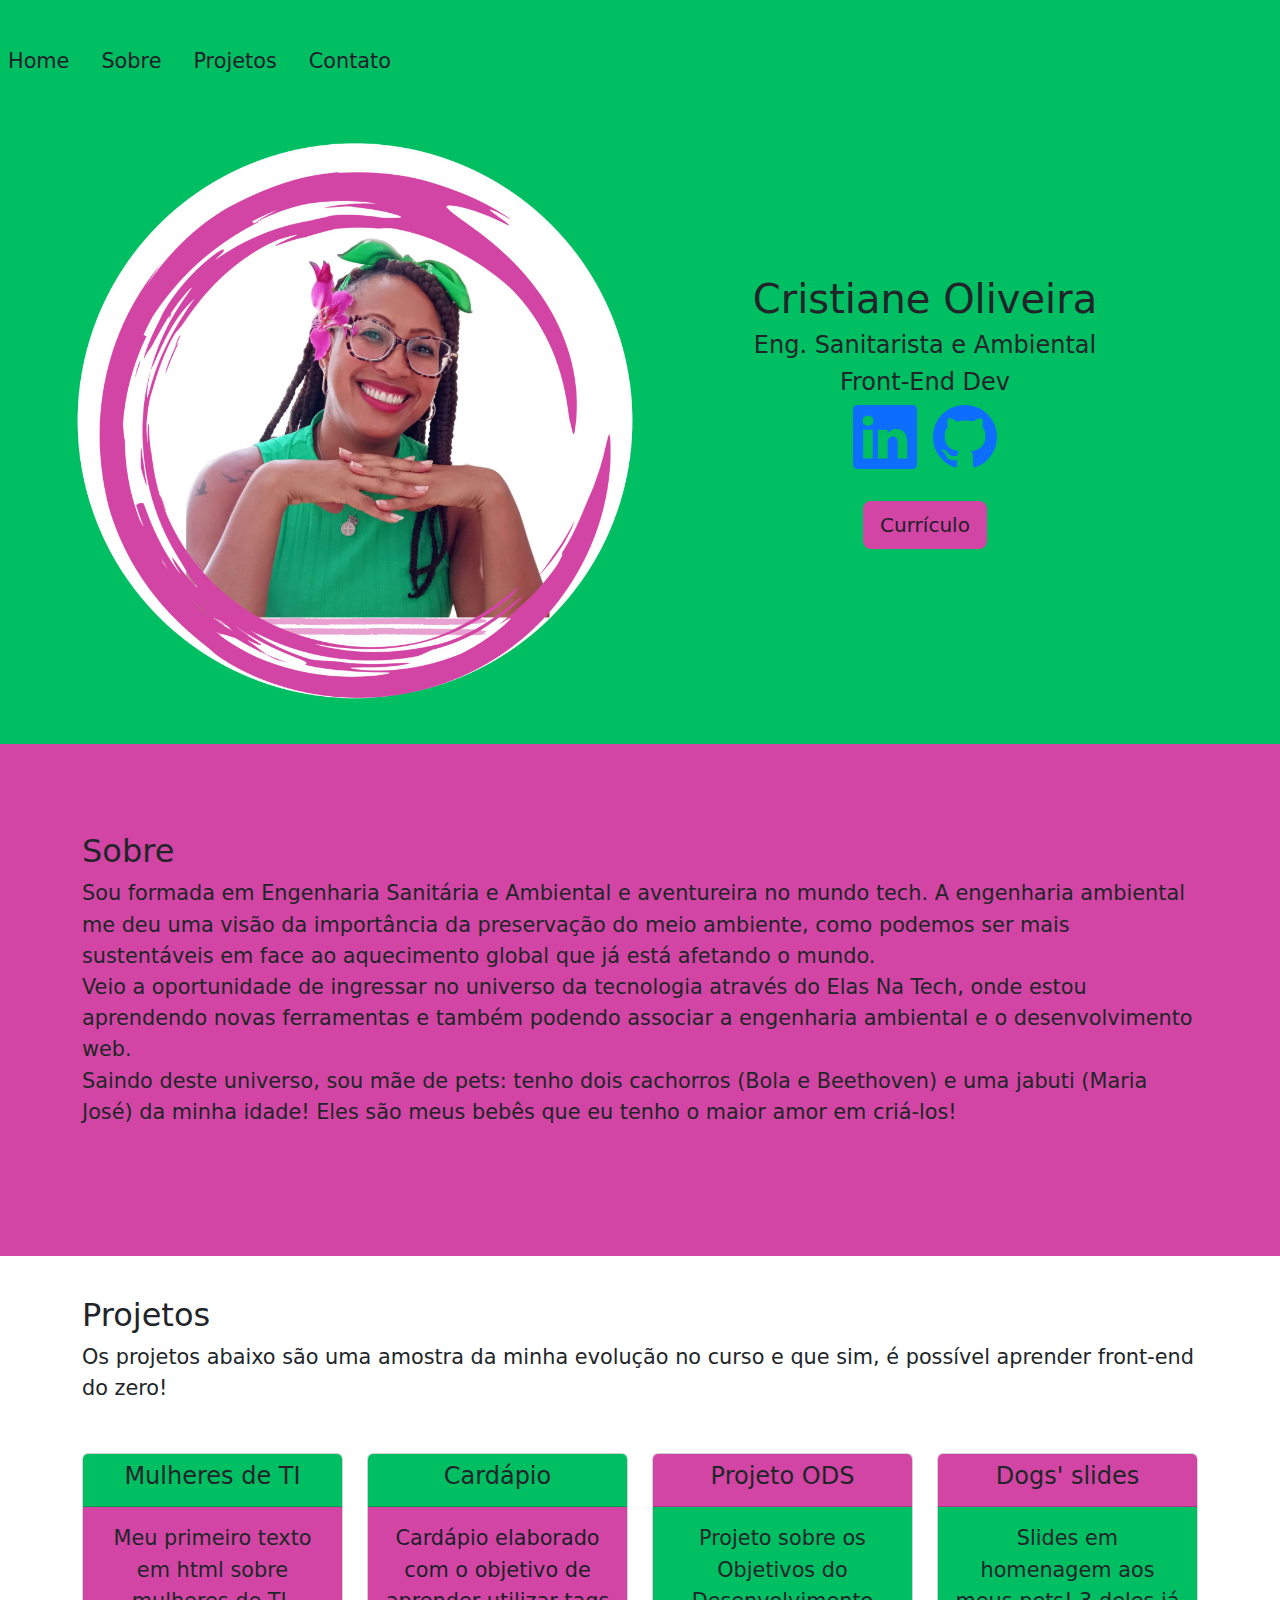
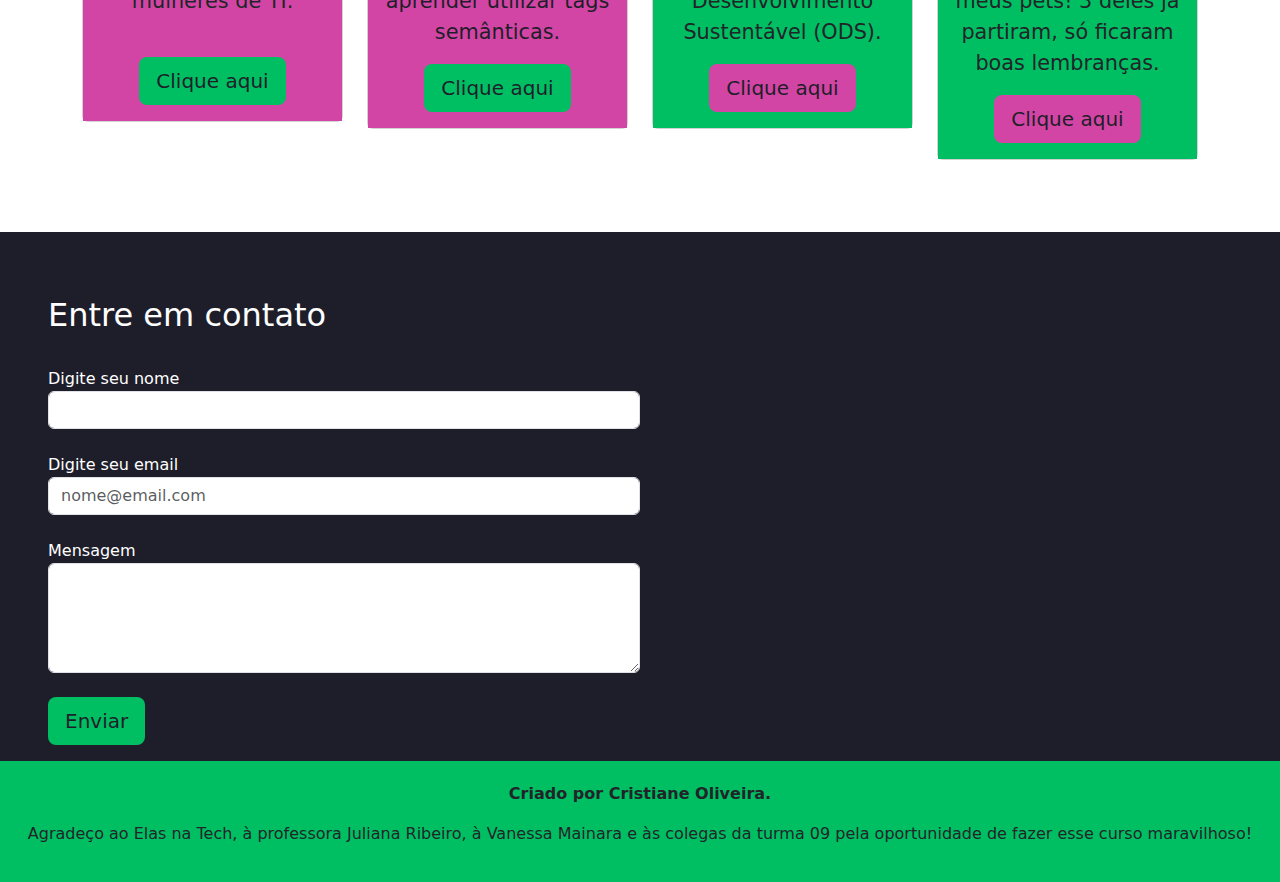
<file: index.html>
<!DOCTYPE html>
<html lang="pt-br">
<head>
    <meta charset="UTF-8">
    <meta name="viewport" content="width=device-width, initial-scale=1.0">
    <link rel="stylesheet" href="estilo.css">
    <title>Portfolio Cristiane</title>

    <link rel="preconnect" href="https://fonts.googleapis.com">
    <link rel="preconnect" href="https://fonts.gstatic.com" crossorigin>
    <link href="https://fonts.googleapis.com/css2?family=Inter:wght@200;400&display=swap" rel="stylesheet">
    
   

    <link rel="stylesheet" href="arquivos bootstrap/css/bootstrap.min.css">
    <link rel="stylesheet" href="arquivos bootstrap/js/popper.min.js">
    <link rel="stylesheet" href="arquivos bootstrap/js/bootstrap.min.js">
</head>
<body>

<header class="header-container col-sm" id="home">
    <div class="container container-fluid">
        <div class="row">
            <div class=" col-12 col-sm-12 col-md-12 col-lg-12">
              <nav class="navbar navbar-expand-sm fixed-top  col-12 col-sm-12 col-md-12 col-lg-12 d-block " style="background-color: #00bf63;">
                <a class="navbar-brand" href="#"></a>
                <button class="navbar-toggler btn-lg " type="button" data-toggle="collapse" data-target="#navbarNav" aria-controls="navbarNav" aria-expanded="false" aria-label="Alterna navegação" style="background-color:  #d345a4;;">
                <span class="navbar-toggler-icon"></span>
                </button>                     
                  <div class="collapse navbar-collapse" id="navbarNav">
                    <ul class="navbar-nav text-center" >
                      <li class="nav-item active"> <a class="nav-link btn btn-lg" style="color:  #1e1e2a;" href="#home">Home <span class="sr-only"></span></a> </li>
                      <li class="nav-item"><a class="nav-link btn btn-lg" style=" color:  #1e1e2a" href="#sobre">Sobre</a></li>
                      <li class="nav-item"><a class="nav-link btn btn-lg" style="color:  #1e1e2a"href="#proj">Projetos</a></li>
                      <li class="nav-item"><a class="nav-link btn btn-lg" style="color:  #1e1e2a"href="#contato">Contato</a></li>                                           
                    </ul>
                  </div>
              </nav>
            </div>
          </div>
     </div> 
    
</header>
<section class="col-sm pg_1 ">
    <div class="container container-sm">
        <div class="row container-init">
          <div class="col-12 col-sm-12 col-md-6 order-2 order-sm-2 order-md-2 nome">
            <h1>Cristiane Oliveira</h1>
            <h4>Eng. Sanitarista e Ambiental</h4>
            <h4>Front-End Dev</h4>
            <div class="redes-sociais">
                <div class="linkedin">
                    <svg xmlns="http://www.w3.org/2000/svg" width="64" height="64" fill="currentColor" class="bi bi-linkedin" viewBox="0 0 16 16">
                        <a href="https://www.linkedin.com/in/cristiane-oliveira-8642905b/" target="_blank" rel="noopener noreferrer">
                         <path d="M0 1.146C0 .513.526 0 1.175 0h13.65C15.474 0 16 .513 16 1.146v13.708c0 .633-.526 1.146-1.175 1.146H1.175C.526 16 0 15.487 0 14.854V1.146zm4.943 12.248V6.169H2.542v7.225h2.401zm-1.2-8.212c.837 0 1.358-.554 1.358-1.248-.015-.709-.52-1.248-1.342-1.248-.822 0-1.359.54-1.359 1.248 0 .694.521 1.248 1.327 1.248h.016zm4.908 8.212V9.359c0-.216.016-.432.08-.586.173-.431.568-.878 1.232-.878.869 0 1.216.662 1.216 1.634v3.865h2.401V9.25c0-2.22-1.184-3.252-2.764-3.252-1.274 0-1.845.7-2.165 1.193v.025h-.016a5.54 5.54 0 0 1 .016-.025V6.169h-2.4c.03.678 0 7.225 0 7.225h2.4z" /> 
                        </a>
                    </svg>

                </div>

                <div class="github">
                    <svg xmlns="http://www.w3.org/2000/svg" width="64" height="64" fill="currentColor" class="bi bi-github" viewBox="0 0 16 16">
                        <a href="https://github.com/Crisbaroli" target="_blank" rel="noopener noreferrer">
                        <path d="M8 0C3.58 0 0 3.58 0 8c0 3.54 2.29 6.53 5.47 7.59.4.07.55-.17.55-.38 0-.19-.01-.82-.01-1.49-2.01.37-2.53-.49-2.69-.94-.09-.23-.48-.94-.82-1.13-.28-.15-.68-.52-.01-.53.63-.01 1.08.58 1.23.82.72 1.21 1.87.87 2.33.66.07-.52.28-.87.51-1.07-1.78-.2-3.64-.89-3.64-3.95 0-.87.31-1.59.82-2.15-.08-.2-.36-1.02.08-2.12 0 0 .67-.21 2.2.82.64-.18 1.32-.27 2-.27.68 0 1.36.09 2 .27 1.53-1.04 2.2-.82 2.2-.82.44 1.1.16 1.92.08 2.12.51.56.82 1.27.82 2.15 0 3.07-1.87 3.75-3.65 3.95.29.25.54.73.54 1.48 0 1.07-.01 1.93-.01 2.2 0 .21.15.46.55.38A8.012 8.012 0 0 0 16 8c0-4.42-3.58-8-8-8z"/>
                        </a>
                    </svg>

                </div>  

            </div>
            <div class="curriculo">
                <a href="curriculocristiane/curriculo.html" target="_blank" class="btn btn-lg" style="background-color:   #d345a4; color: #1e1e2a; margin-left: 0;">Currículo</a>
            </div>
          </div>
          <div class="col-12 col-sm-12 col-md-6 order-sm-1 order-md-1 d-flex justify-content-center imagem" >
            <img class=" img-destaque d-block mx-auto mt-3"  src="imagens/io_perfil2.jpg" alt="foto de perfil" style="width: 600px; height: 600px;">
          </div>
        </div>
      </div>
</section>


<main>
    <section class="col-12 col-sm-12 sobre" id="sobre">
        <div class="container container-sobre mt-4 mb-5">
            <div class="row">
                <div class="">
                <h2>Sobre</h2>
                <p>Sou formada em Engenharia Sanitária e Ambiental e aventureira no mundo tech. A engenharia ambiental me deu uma visão da importância da preservação do meio ambiente, como podemos ser mais sustentáveis em face ao aquecimento global que já está afetando o mundo. 
                    <br>
                    Veio a oportunidade de ingressar no universo da tecnologia através do Elas Na Tech, onde estou aprendendo novas ferramentas e também podendo associar a engenharia ambiental e o desenvolvimento web.
                    <br>
                    Saindo deste universo, sou mãe de pets: tenho dois cachorros (Bola e Beethoven) e uma jabuti (Maria José) da minha idade! Eles são meus bebês que eu tenho o maior amor em criá-los!
                </p>
            </div>
            </div>
        </div>

    </section>   

    <section class="proj" id="proj">
        <div class="container mt-4 mb-5">
            <div class="row">
                <div class="h2_proj">
                    <h2>Projetos</h2>
                    <p>Os projetos abaixo são uma amostra da minha evolução no curso e que sim, é possível aprender front-end do zero!</p>
                </div>

                <div class="col-12 col-sm-6 col-md-6 col-lg-3  text-center">
                    <div class="card">
                        <div class="card-header" style="background-color: #00bf63;"><h4>Mulheres de TI</h4></div>
                        <div class="card-body" style="background-color: #d345a4;">
                            <p class="card-text">Meu primeiro texto em html sobre mulheres de TI.</p>
                            <br>
                            <a href="Mulheres TI/TI.html" target="_blank" class="btn btn-lg" style="background-color:   #00bf63;  color: #1e1e2a; margin-left: 0;">Clique aqui</a>
                        </div>
                    </div>
                </div>

                <div class="col-12 col-sm-6 col-md-6 col-lg-3  text-center">
                   <div class="card">
                        <div class="card-header" style="background-color: #00bf63;"><h4>Cardápio</h4></div>
                            <div class="card-body" style="background-color: #d345a4; color: #1e1e2a">
                                <p class="card-text">Cardápio elaborado com o objetivo de aprender utilizar tags semânticas.</p>
                                
                                <a href="cardapio/churrasco.html" target="_blank" class="btn btn-lg" style="background-color:  #00bf63;  color: #1e1e2a; margin-left: 0;">Clique aqui</a>
                         </div>
                     </div>
                </div>


                <div class="col-12 col-sm-6 col-md-6 col-lg-3  text-center">
                    <div class="card">
                        <div class="card-header" style="background-color: #d345a4;"><h4>Projeto ODS</h4></div>
                        <div class="card-body" style="background-color: #00bf63;">
                            <p class="card-text">Projeto sobre os Objetivos do Desenvolvimento Sustentável (ODS).</p>
                           <a href="ods2/ods2.html" target="_blank" class="btn btn-lg" style="background-color:   #d345a4;  color: #1e1e2a; margin-left: 0;">Clique aqui</a>
                        </div>
                    </div>
                </div>

                <div class="col-12 col-sm-6 col-md-6 col-lg-3 text-center">
                    <div class="card">
                        <div class="card-header" style="background-color: #d345a4;"><h4>Dogs' slides</h4></div>
                        <div class="card-body" style="background-color: #00bf63;" >
                            <p class="card-text">Slides em homenagem aos meus pets! 3 deles já partiram, só ficaram boas lembranças.</p>
                            
                            <a href="galeria_js/slide.html" target="_blank" class="btn btn-lg" style="background-color: #d345a4; color: #1e1e2a; margin-left: 0;">Clique aqui</a>
                    </div>
                    </div>
                    <br>
                </div>
              
            </div>
        </div>
     </section>

</main>   

<section class="contato " id="contato">
    <h2>Entre em contato</h2><br>
    <form action="">
        <div class="form-row">
            <div class="form-group col-md-6">
                <label for="nome">Digite seu nome</label>
                <input type="text" class="form-control" id="nome" required>
               
            </div>
            <br>
            <div class="form-group col-md-6">
                <label for="email">Digite seu email</label>
                <input type="email" class="form-control" id="email" placeholder="nome@email.com" required>
            </div>
     <br>
            <div class="form-group col-md-6" >
                <label for="exampleFormControlTextarea1">Mensagem</label>
                <textarea class="form-control" id="exampleFormControlTextarea1" rows="4" required></textarea>
          </div>
          <br>
          <div class="form-group row">
            <div class="col-sm-10">
              <button type="submit" class="btn btn-lg" style="background-color:   #00bf63;  color: #1e1e2a;">Enviar</button>
            </div>
          </div>
        </div>
    </form>

</section>

<footer>
<p><b>Criado por Cristiane Oliveira.</b></p>
<p>Agradeço ao Elas na Tech, à professora Juliana Ribeiro, à Vanessa Mainara e às colegas da turma 09 pela oportunidade de fazer esse curso maravilhoso! </p>
</footer>

    
</body>

<script src="https://code.jquery.com/jquery-3.3.1.slim.min.js" integrity="sha384-q8i/X+965DzO0rT7abK41JStQIAqVgRVzpbzo5smXKp4YfRvH+8abtTE1Pi6jizo" crossorigin="anonymous"></script>
  <script src="https://cdnjs.cloudflare.com/ajax/libs/popper.js/1.14.3/umd/popper.min.js" integrity="sha384-ZMP7rVo3mIykV+2+9J3UJ46jBk0WLaUAdn689aCwoqbBJiSnjAK/l8WvCWPIPm49" crossorigin="anonymous"></script>
  <script src="https://stackpath.bootstrapcdn.com/bootstrap/4.1.3/js/bootstrap.min.js" integrity="sha384-ChfqqxuZUCnJSK3+MXmPNIyE6ZbWh2IMqE241rYiqJxyMiZ6OW/JmZQ5stwEULTy" crossorigin="anonymous"></script>
    
</html>
</file>
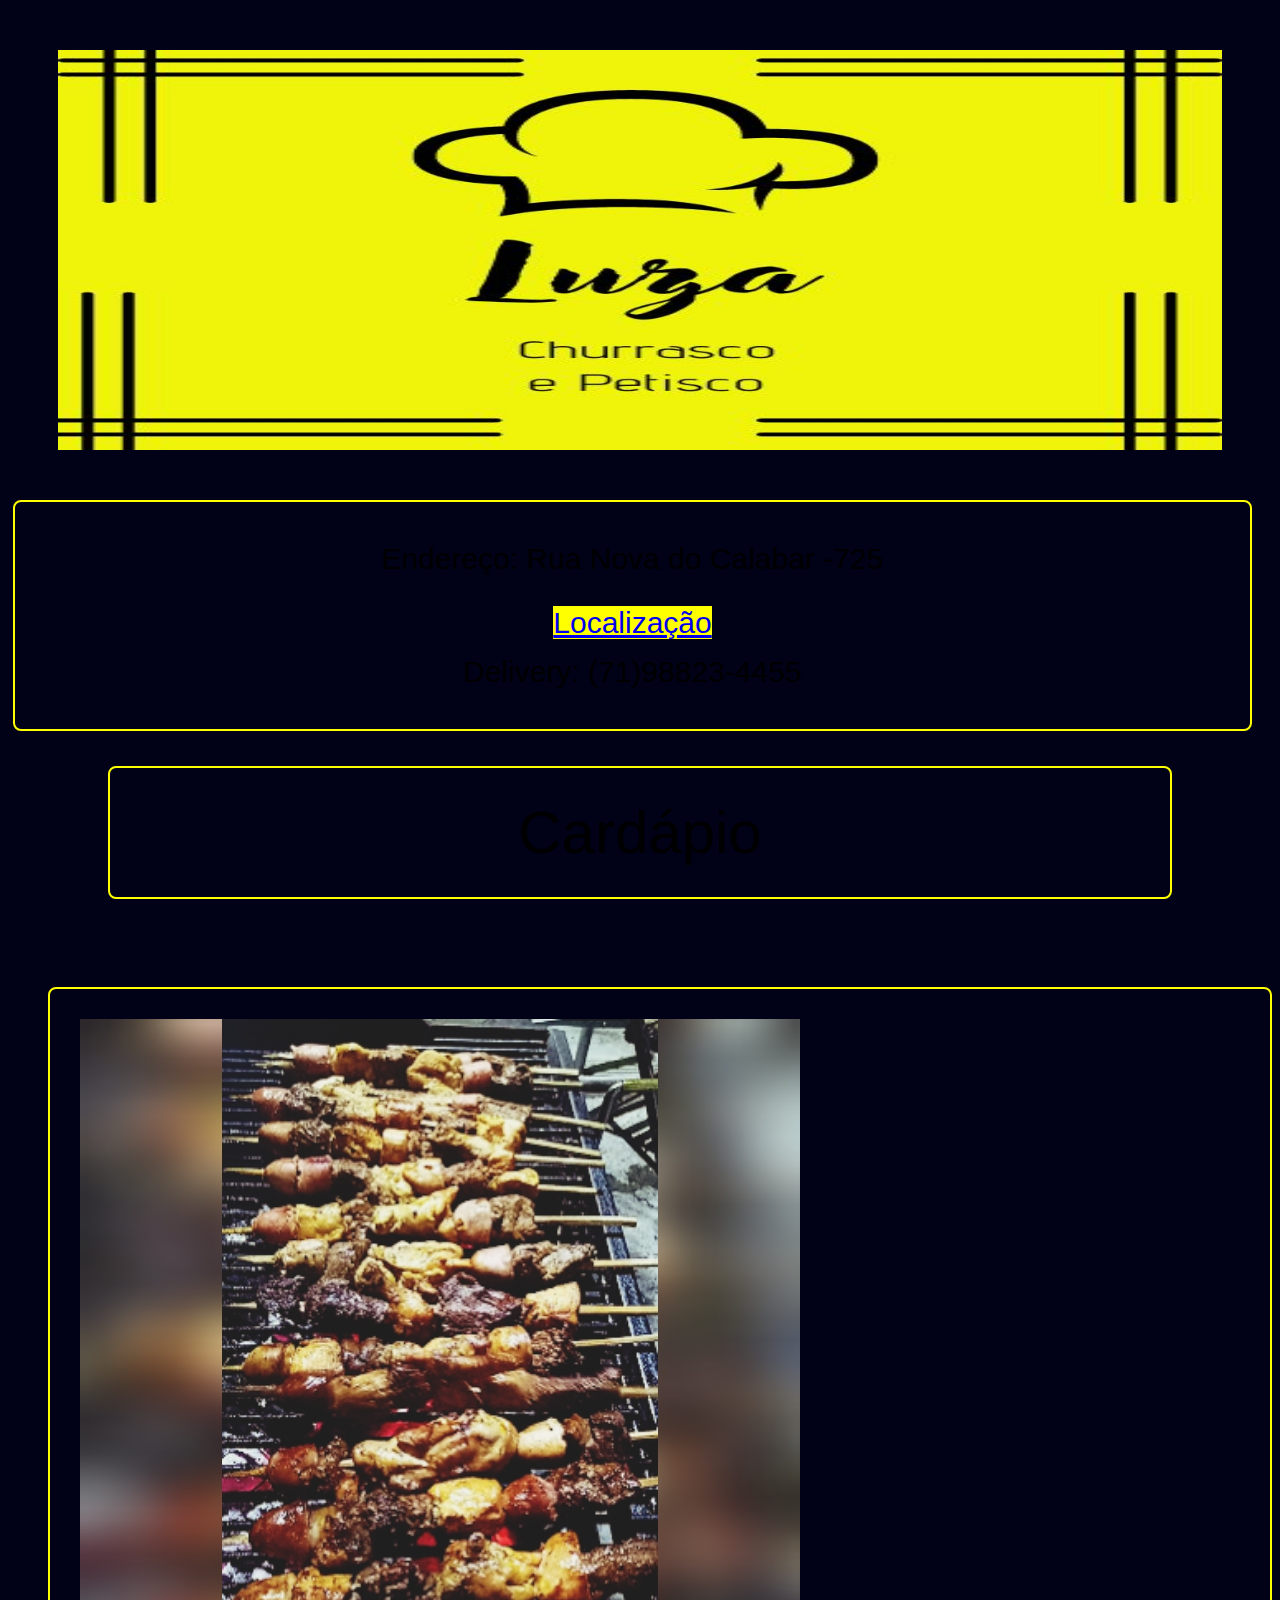
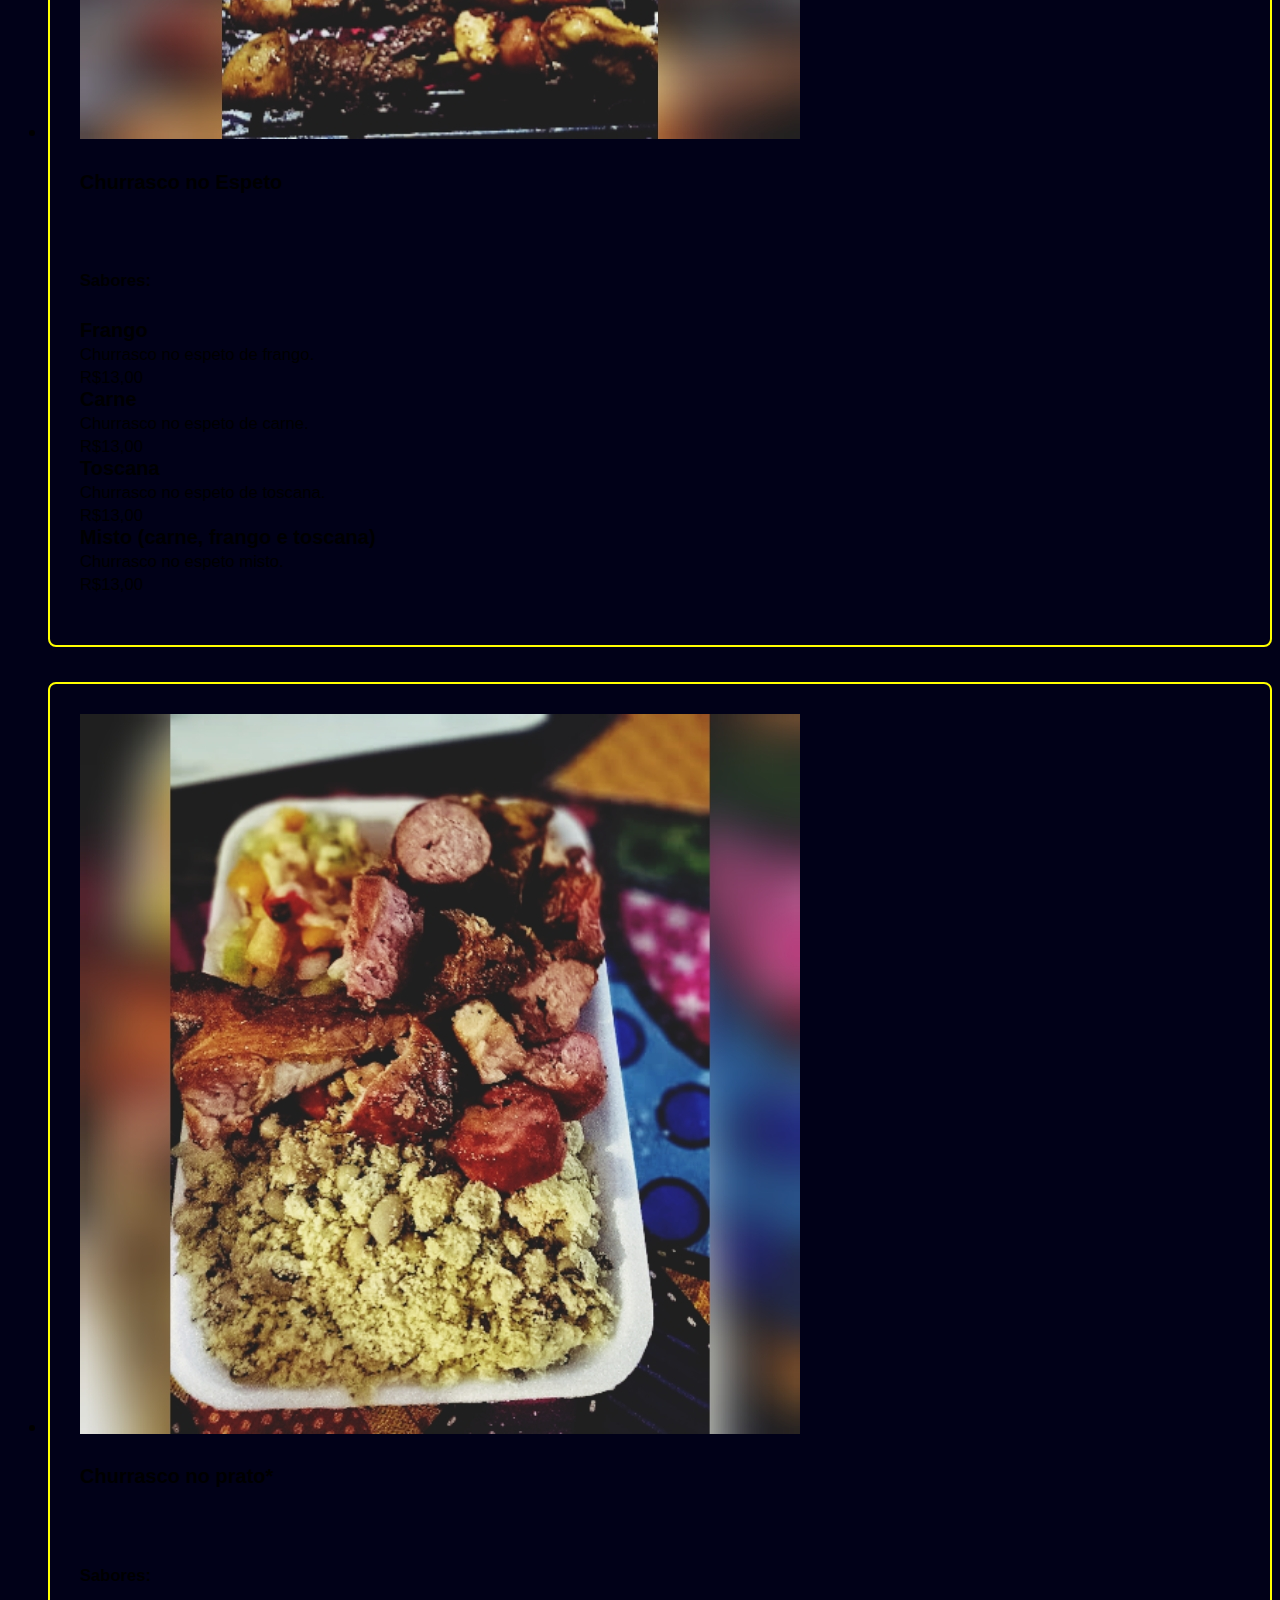
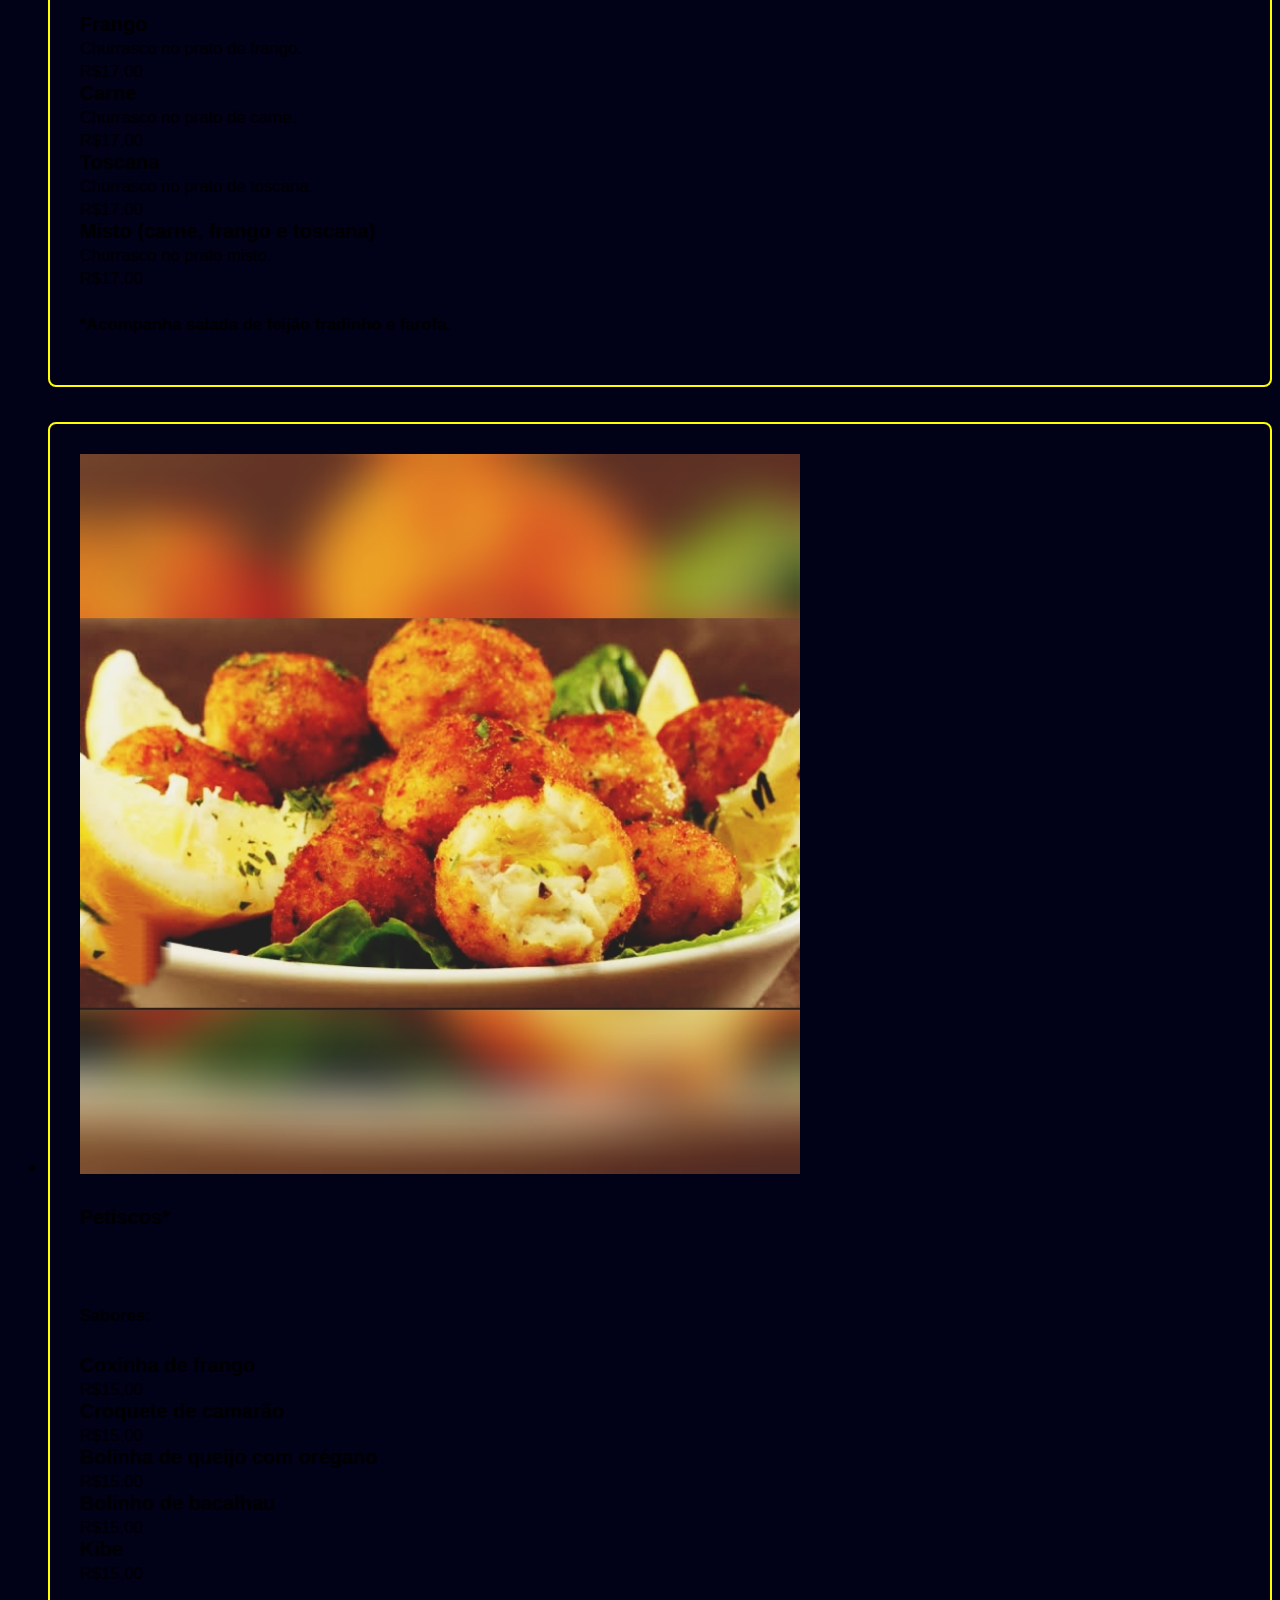
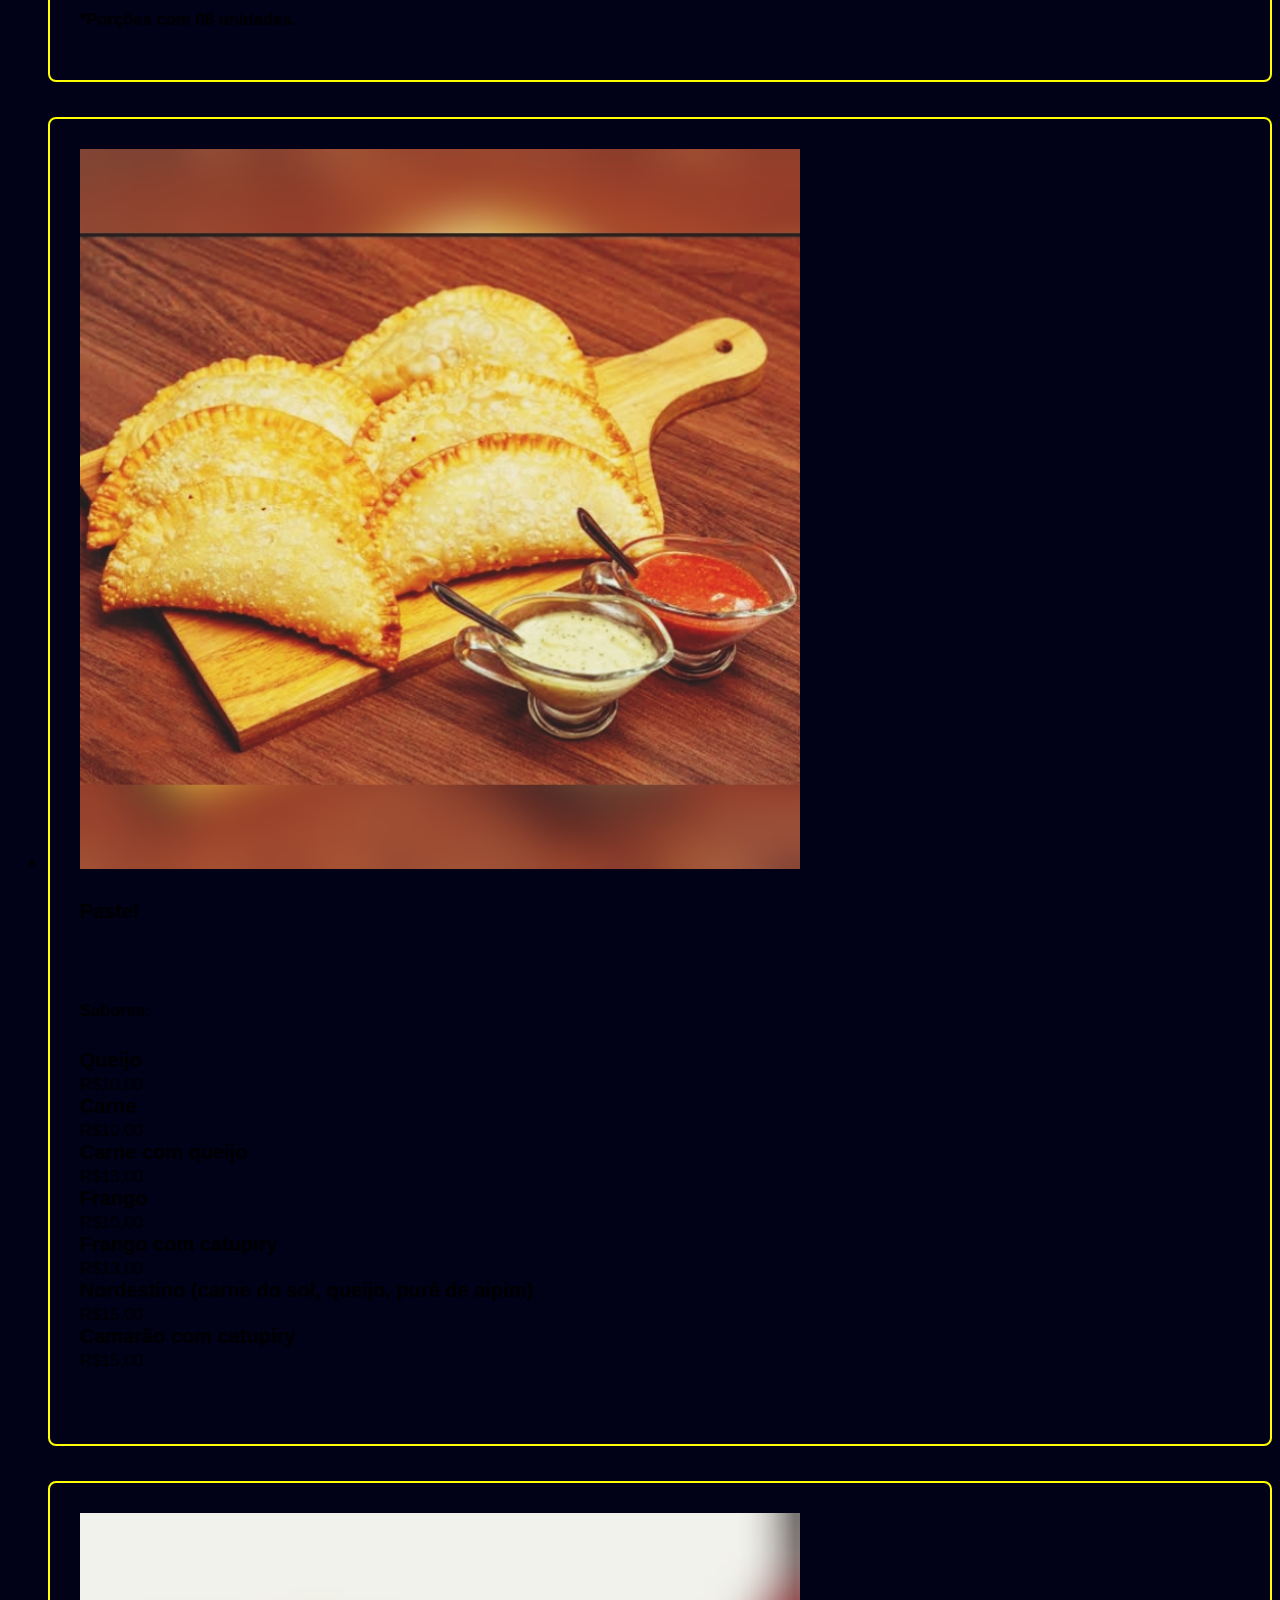
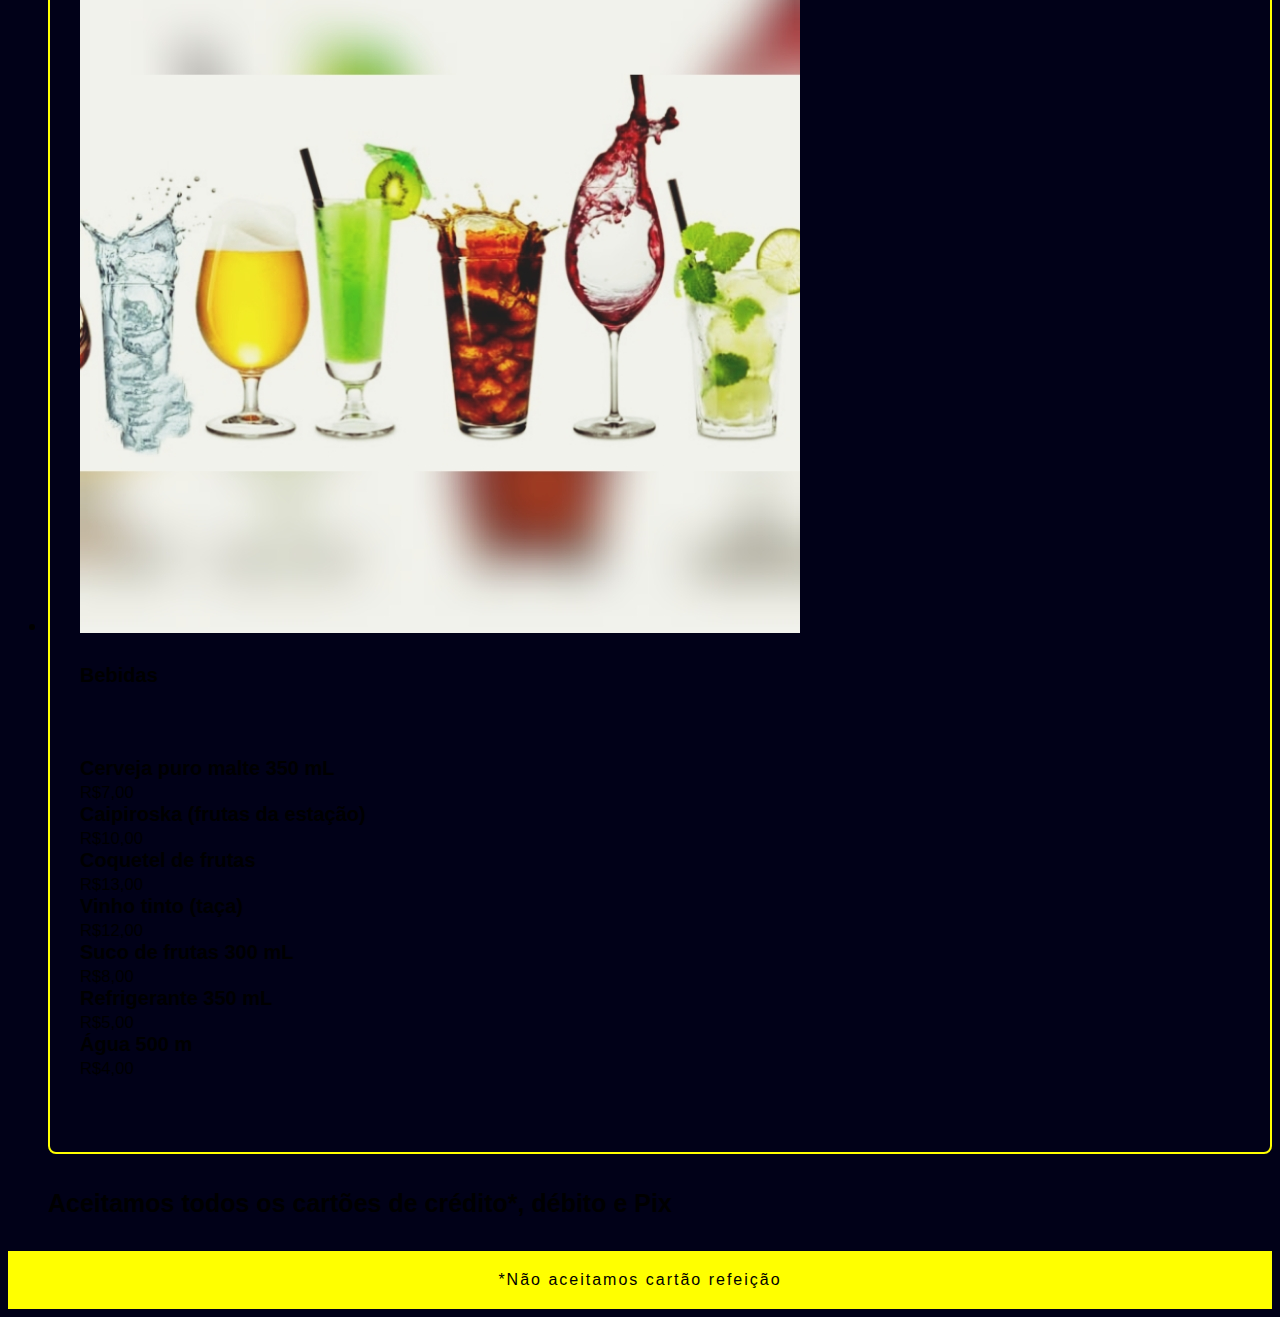
<file: cardapio/churrasco.html>
<!DOCTYPE html>
<html lang="en">
<head>
    <meta charset="UTF-8">
    <meta name="viewport" content="width=device-width, initial-scale=1.0">
    <title>Cardápio</title>
    <link rel="stylesheet" href="churrasco.css">
    <link rel="stylesheet" href="https://stackpath.bootstrapcdn.com/bootstrap/4.1.3/css/bootstrap.min.css" integrity="sha384-MCw98/SFnGE8fJT3GXwEOngsV7Zt27NXFoaoApmYm81iuXoPkFOJwJ8ERdknLPMO" crossorigin="anonymous">
</head>
<body>
</head>
<body class="text-white" style="background-color: rgb(1, 1, 24);">
    <header class="cardapio"> </header>

 <div class="container">
  <div class="row">
    <div class="lugar col-12">
      <p class="p">Endereço: Rua Nova do Calabar -725</p>
      <a class="btn btn-outline-dark btn-lg" style="background-color: yellow;"  href="https://goo.gl/maps/H4PX4WJzSUnLyUbK6" target="_blank" rel="noopener noreferrer" class="botão"> Localização</a>
      <p class="p_t">Delivery: (71)98823-4455</p>
    </div>
  </div>
 </div>
<p class="p1">Cardápio </p>
<br>
<main>
    <section>
        <div class="container">
            <div class="row " >
                <ul class="list-unstyled ">
                    <li class="media ajeit  ">
                        <div class="card mb-3 text-white" style="background-color: rgb(1, 1, 24);">
                            <div class="row g-0">
                                <div class="col-4">
                                    <img src="churrasco/espeto.jpg" alt="Churrasco no espeto" class="img-fluid ">
                                </div>
                        <div class="col-8">
                        <div class="card-body ">
                            <h4 class="card-title">Churrasco no Espeto</h4><br>
                                <h5>Sabores:</h5>
                                    <p class="card-text">
                                        <b>Frango</b> <br> <small>Churrasco  no espeto de frango. <br>R$13,00</small>   <br>
                                        <b>Carne</b> <br> <small>Churrasco  no espeto de carne. <br>R$13,00</small>   <br> 
                                        <b>Toscana</b> <br> <small>Churrasco  no espeto de toscana. <br>R$13,00</small>   <br> 
                                        <b>Misto (carne, frango e toscana)</b> <br> <small>Churrasco  no espeto misto. <br>R$13,00</small>   <br>
                                    </p>
        
                        </div>
                        </div>
                        </div>
                    </div>
                    </li>  
                    
                    <li class="media my-4 ajeit">
                        <div class="card mb-3 text-white" style="background-color: rgb(1, 1, 24);">
                            <div class="row g-0">
                                <div class="col-4">
                                    <img src="churrasco/prato.jpg" alt="Churrasco no prato" class="img-fluid ">
                                </div>
                        <div class="col-8">
                        <div class="card-body ">
                            <h4 class="card-title">Churrasco no prato*</h4><br>
                                <h5>Sabores:</h5>
                                    <p class="card-text">
                                        <b>Frango</b> <br> <small>Churrasco  no prato de frango. <br>R$17,00</small>   <br>
                                            <b>Carne</b> <br> <small>Churrasco  no prato de carne. <br>R$17,00</small>   <br> 
                                            <b>Toscana</b> <br> <small>Churrasco  no prato de toscana. <br>R$17,00</small>   <br> 
                                            <b>Misto (carne, frango e toscana)</b> <br> <small>Churrasco  no prato misto. <br>R$17,00</small> <br> <br>
                                            <small><b>*Acompanha salada de feijão fradinho e farofa.</b></small>
                                    </p>
        
                        </div>
                        </div>
                        </div>
                    </div>
                    </li>
                                             
                       
                        <li class="media my-4 ajeit">
                            <div class="card mb-3 text-white" style="background-color:rgb(1, 1, 24);">
                                <div class="row g-0">
                                    <div class="col-4">
                                        <img src="churrasco/petisco (1).jpg" alt="Petiscos" class="img-fluid ">
                                    </div>
                            <div class="col-8">
                            <div class="card-body ">
                                <h4 class="card-title">Petiscos*</h4><br>
                                    <h5>Sabores:</h5>
                                        <p class="card-text">
                                            <b>Coxinha de frango</b> <br> <small>R$15,00</small>   <br>
                                            <b>Croquete de camarão</b> <br> <small>R$15,00</small>  <br> 
                                            <b>Bolinha de queijo com orégano</b> <br> <small>R$15,00</small>   <br> 
                                            <b>Bolinho de bacalhau</b> <br> <small>R$15,00</small><br>
                                            <b>Kibe</b> <br> <small>R$15,00</small> <br><br>
                                            <small><b>*Porções com 08 unidades.</b></small>
                                        </p>
            
                            </div>
                            </div>
                            </div>
                        </div>
                        </li>
                        <li class="media my-4 ajeit">
                            <div class="card mb-3 text-white" style="background-color:rgb(1, 1, 24);">
                                <div class="row g-0">
                                    <div class="col-4">
                                        <img src="churrasco/pastel.jpg" alt="Pastel" class="img-fluid ">
                                    </div>
                            <div class="col-8">
                            <div class="card-body ">
                                <h4 class="card-title">Pastel</h4><br>
                                    <h5>Sabores:</h5>
                                        <p class="card-text">
                                            <b>Queijo</b> <br> <small>R$10,00</small>   <br>
                                            <b>Carne</b> <br> <small>R$10,00</small>  <br> 
                                            <b>Carne com queijo</b> <br> <small>R$13,00</small>   <br> 
                                            <b>Frango</b> <br> <small>R$10,00</small><br>
                                            <b>Frango com catupiry</b> <br> <small>R$13,00</small><br>
                                            <b>Nordestino (carne do sol, queijo, purê de aipim)</b> <br> <small>R$15,00</small> <br>
                                            <b>Camarão com catupiry</b> <br> <small>R$15,00</small> <br><br>
                                        </p>
            
                            </div>
                            </div>
                            </div>
                        </div>
                        </li>
                        <li class="media ajeit">
                            <div class="card mb-3  text-white" style="background-color: rgb(1, 1, 24);">
                                <div class="row g-0">
                                    <div class="col-4">
                                        <img src="churrasco/bebidas.jpg" alt="Bebidas" class="img-fluid ">
                                    </div>
                            <div class="col-8">
                            <div class="card-body ">
                                <h4 class="card-title">Bebidas</h4><br>
                                        <p class="card-text">
                                            <b>Cerveja puro malte 350 mL</b> <br> <small>R$7,00</small>   <br>
                                            <b>Caipiroska (frutas da estação)</b> <br> <small>R$10,00</small>  <br> 
                                            <b>Coquetel de frutas</b> <br> <small>R$13,00</small>   <br> 
                                            <b>Vinho tinto (taça)</b> <br> <small>R$12,00</small><br>
                                            <b>Suco de frutas 300 mL</b> <br> <small>R$8,00</small><br>
                                            <b>Refrigerante 350 mL</b> <br> <small>R$5,00</small> <br>
                                            <b>Água 500 m</b> <br> <small>R$4,00</small> <br><br>
                                        </p>
            
                            </div>
                            </div>
                            </div>
                        </div>
                        </li>
                      </ul>
                </div>
            </div>
    </section>
          
    <h4 class="obs">Aceitamos todos os cartões de crédito*, débito e Pix </h4>

    <footer class="rodape">*Não aceitamos cartão refeição</footer> 
</main>



     <script src="https://code.jquery.com/jquery-3.3.1.slim.min.js" integrity="sha384-q8i/X+965DzO0rT7abK41JStQIAqVgRVzpbzo5smXKp4YfRvH+8abtTE1Pi6jizo" crossorigin="anonymous"></script>
     <script src="https://cdnjs.cloudflare.com/ajax/libs/popper.js/1.14.3/umd/popper.min.js" integrity="sha384-ZMP7rVo3mIykV+2+9J3UJ46jBk0WLaUAdn689aCwoqbBJiSnjAK/l8WvCWPIPm49" crossorigin="anonymous"></script>
     <script src="https://stackpath.bootstrapcdn.com/bootstrap/4.1.3/js/bootstrap.min.js" integrity="sha384-ChfqqxuZUCnJSK3+MXmPNIyE6ZbWh2IMqE241rYiqJxyMiZ6OW/JmZQ5stwEULTy" crossorigin="anonymous"></script>
     
</body>
</html>
</file>
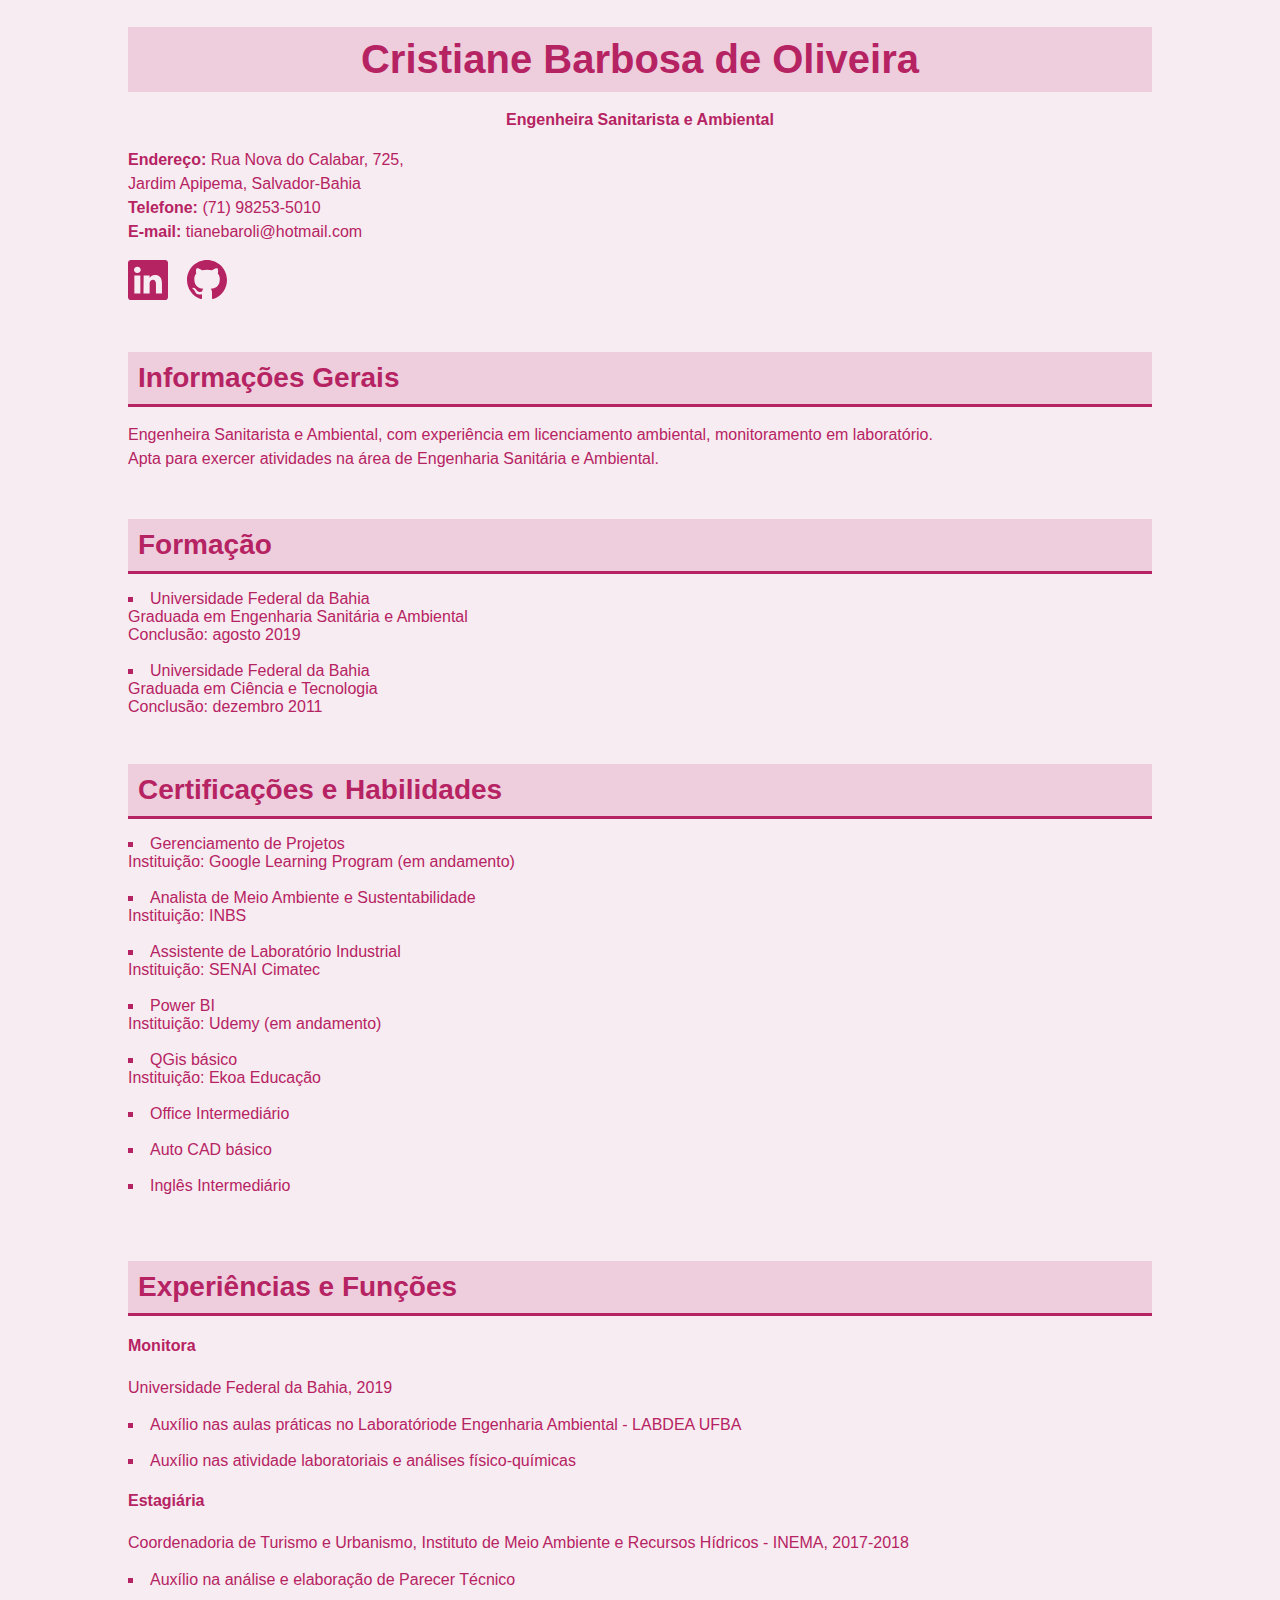
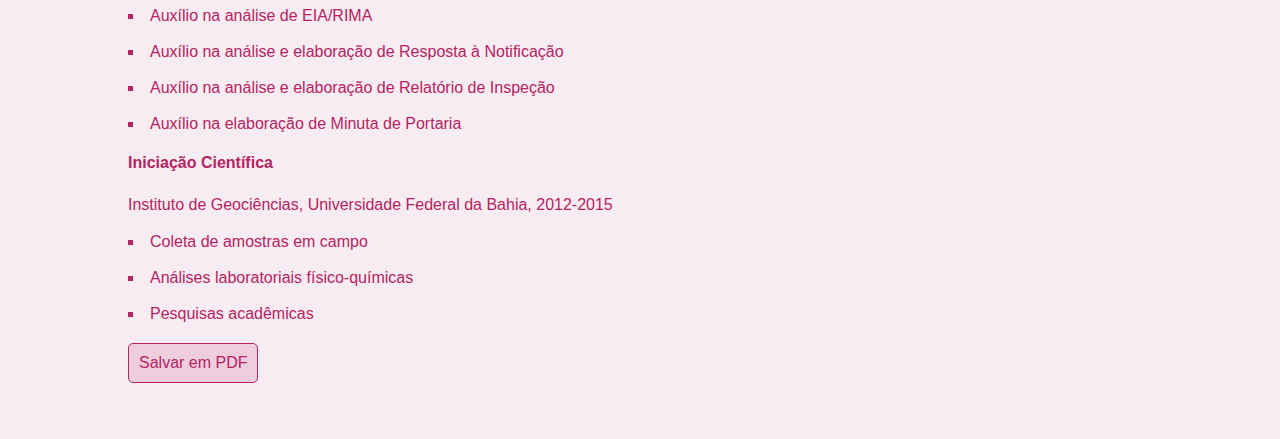
<file: curriculocristiane/curriculo.html>
<!DOCTYPE html>
<html lang="pt-br">
<head>
    <meta charset="UTF-8">
    <meta name="viewport" content="width=devi ce-width, initial-scale=1.0">
    <title>Currículo Cristiane Oliveira.</title>

    <link rel="stylesheet" href="curriculo.css">
</head>
<body>
    <div id="content">
        <h1>Cristiane Barbosa de Oliveira</h1>
    <p class="p1"> <b> Engenheira Sanitarista e Ambiental </b> </p>
    
    <p> <b>Endereço:</b>  Rua Nova do Calabar, 725, 
        <br>
        Jardim Apipema, Salvador-Bahia
        <br>
      <b> Telefone: </b> (71) 98253-5010
        <br>
        <b>E-mail:</b> tianebaroli@hotmail.com
        <br>
        </p>
        <div class="redes_sociais"> 
    
        <div class="linkedin icon" aria-label="linkedin"> 
        <svg xmlns="http://www.w3.org/2000/svg" width="40" height="40" class="bi bi-linkedin" viewBox="0 0 16 16">
            <a href="http://www.linkedin.com/in/cristiane-oliveira-8642905b/"target="_blank"> 
            <path d="M0 1.146C0 .513.526 0 1.175 0h13.65C15.474 0 16 .513 16 1.146v13.708c0 .633-.526 1.146-1.175 1.146H1.175C.526 16 0 15.487 0 14.854V1.146zm4.943 12.248V6.169H2.542v7.225h2.401zm-1.2-8.212c.837 0 1.358-.554 1.358-1.248-.015-.709-.52-1.248-1.342-1.248-.822 0-1.359.54-1.359 1.248 0 .694.521 1.248 1.327 1.248h.016zm4.908 8.212V9.359c0-.216.016-.432.08-.586.173-.431.568-.878 1.232-.878.869 0 1.216.662 1.216 1.634v3.865h2.401V9.25c0-2.22-1.184-3.252-2.764-3.252-1.274 0-1.845.7-2.165 1.193v.025h-.016a5.54 5.54 0 0 1 .016-.025V6.169h-2.4c.03.678 0 7.225 0 7.225h2.4z"  fill="rgb(182, 35, 99)"/>
          </a>
        </svg>
        </div>
    
    
        <div class="github icon">
            <svg xmlns="http://www.w3.org/2000/svg" width="40" height="40" fill="currentColor" class="bi bi-github" viewBox="0 0 16 16">
                <a href="https://github.com/Crisbaroli" target="_blank" rel="noopener noreferrer">
                <path d="M8 0C3.58 0 0 3.58 0 8c0 3.54 2.29 6.53 5.47 7.59.4.07.55-.17.55-.38 0-.19-.01-.82-.01-1.49-2.01.37-2.53-.49-2.69-.94-.09-.23-.48-.94-.82-1.13-.28-.15-.68-.52-.01-.53.63-.01 1.08.58 1.23.82.72 1.21 1.87.87 2.33.66.07-.52.28-.87.51-1.07-1.78-.2-3.64-.89-3.64-3.95 0-.87.31-1.59.82-2.15-.08-.2-.36-1.02.08-2.12 0 0 .67-.21 2.2.82.64-.18 1.32-.27 2-.27.68 0 1.36.09 2 .27 1.53-1.04 2.2-.82 2.2-.82.44 1.1.16 1.92.08 2.12.51.56.82 1.27.82 2.15 0 3.07-1.87 3.75-3.65 3.95.29.25.54.73.54 1.48 0 1.07-.01 1.93-.01 2.2 0 .21.15.46.55.38A8.012 8.012 0 0 0 16 8c0-4.42-3.58-8-8-8z" fill="rgb(182, 35, 99)"/>
                </a>
            </svg>
    
        </div>      
    </div>  
    
    
    <h3>Informações Gerais</h3>
    <p>Engenheira Sanitarista e Ambiental, com experiência em licenciamento ambiental, monitoramento em laboratório.
        <br>
         Apta para exercer atividades na área de Engenharia Sanitária e Ambiental.
        </p>
        <h3>Formação</h3>
       <ul>
        <li>Universidade Federal da Bahia
            <br>
            Graduada em Engenharia Sanitária e Ambiental
            <br>
            Conclusão: agosto 2019</li>
            <br>
            <li>Universidade Federal da Bahia
                <br>
                Graduada em Ciência e Tecnologia
                <br>
                Conclusão: dezembro 2011</li>
       </ul>
       <h3>Certificações e Habilidades</h3>
      <ul>
        <li>Gerenciamento de Projetos
            <br>
            Instituição: Google Learning Program (em andamento) </li>
            <br>
    <li>Analista de Meio Ambiente e Sustentabilidade
       <br> Instituição: INBS</li>
       <br>
       <li>Assistente de Laboratório Industrial
       <br> Instituição: SENAI Cimatec </li>
       <br>
       <li>Power BI
       <br> Instituição: Udemy (em andamento)</li>
       <br>
       <li>QGis básico
        <br>Instituição: Ekoa Educação   </li>
        <br>
       <li>Office Intermediário</li>
       <br>
       <li>Auto CAD básico</li>
       <br>
       <li>Inglês Intermediário</li>
       <br>
       <h3>Experiências e Funções</h3>
       <h4>Monitora</h4>
       <p>Universidade Federal da Bahia, 2019</p>
       <ul>
        <li>Auxílio nas aulas práticas no Laboratóriode Engenharia Ambiental - LABDEA UFBA</li>
        <br><li>Auxílio nas atividade laboratoriais e análises físico-químicas</li>
       </ul>
       <h4>Estagiária</h4>
       <p>Coordenadoria de Turismo e Urbanismo, Instituto de Meio Ambiente e Recursos Hídricos - INEMA, 2017-2018</p>
    <ul>
        <li>Auxílio na análise e elaboração de Parecer Técnico</li>
        <br> <li>Auxílio na análise de EIA/RIMA</li>
        <br><li>Auxílio na análise e elaboração de Resposta à Notificação</li>
        <br><li>Auxílio na análise e elaboração de Relatório de Inspeção</li>
        <br><li>Auxílio na elaboração de Minuta de Portaria</li>
    </ul>
    <h4>Iniciação Científica</h4>
    <p>Instituto de Geociências, Universidade Federal da Bahia, 2012-2015</p>
    <ul>
        <li>Coleta de amostras em campo</li>
        <br><li>Análises laboratoriais físico-químicas</li>
        <br><li>Pesquisas acadêmicas</li>
    </ul>
    <button class="noprint btn" onclick="window.print()">Salvar em PDF</button>
    </div>
    
      
</body>
</html>
</file>
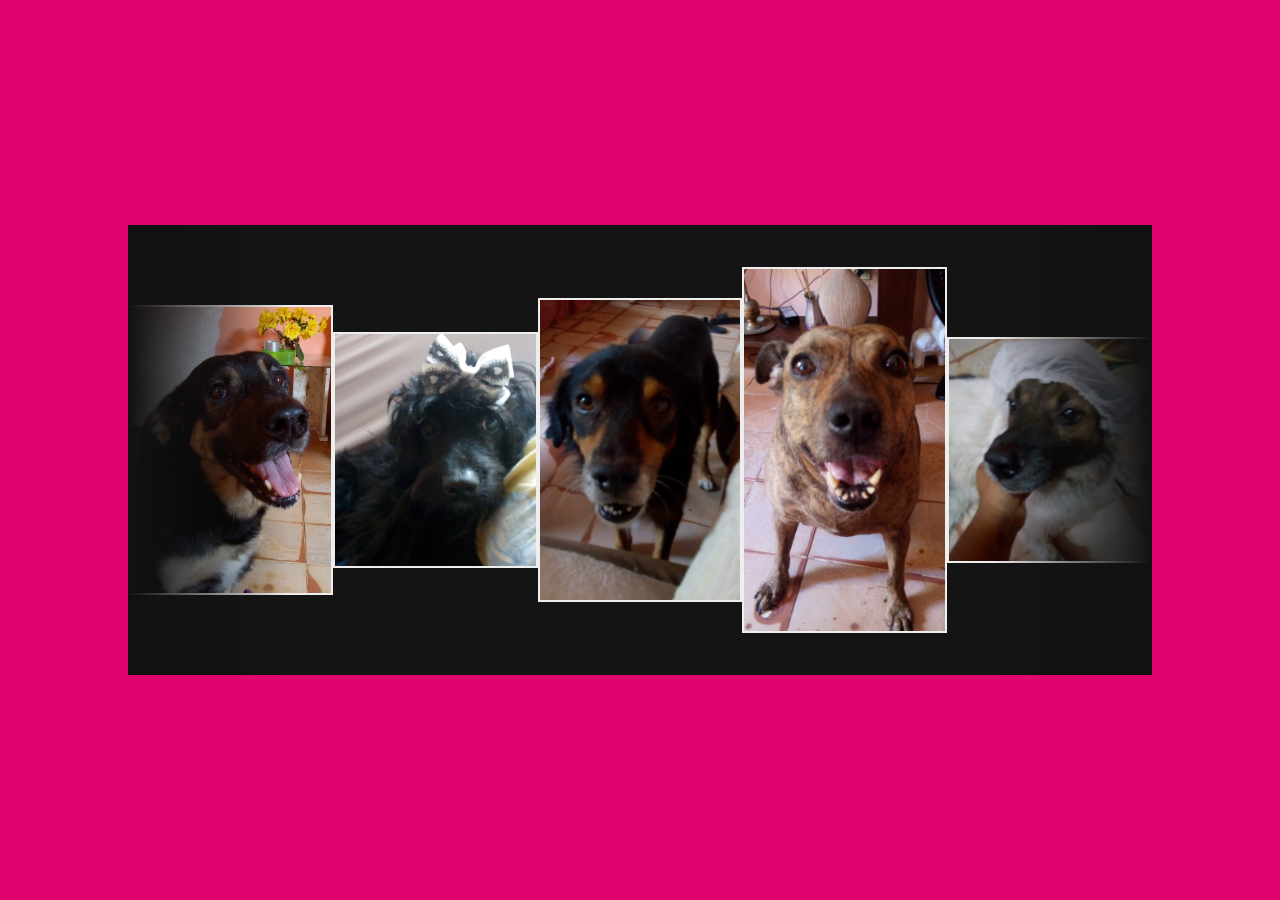
<file: galeria_js/slide.html>
<!DOCTYPE html>
<html lang="pt-br">
<head>
    <meta charset="UTF-8">
    <meta name="viewport" content="width=device-width, initial-scale=1.0">
    <title>Dogs' slides</title>
    <link rel="stylesheet" href="style.css">
</head>
<body>

    <div class="img">
        <ul class="img-content">
          <li> <img src="dogs/bola1.jpg" alt="bola1"></li>
          <li><img src="dogs/di1.jpg" alt="di1"></li>
          <li><img src="dogs/ga1.jpg" alt="ga1"></li>
          <li><img src="dogs/mo1.jpg" alt="mo1"></li>
          <li><img src="dogs/sa1.jpg" alt="sa1"></li>
          <li><img src="dogs/bola2.jpg" alt="bola2"></li>
          <li> <img src="dogs/di2.jpg" alt="di2"></li>
          <li> <img src="dogs/ga2.jpg" alt="ga2"></li>
          <li><img src="dogs/mo2.jpg" alt="mo2"></li>
          <li><img src="dogs/sa2.jpg" alt="sa2"></li>
          <li><img src="dogs/bola3.jpg" alt="bola3"></li>
          <li><img src="dogs/di3.jpg" alt="di3"></li>
          <li><img src="dogs/mo3.jpg" alt="mo3"></li>
          <li><img src="dogs/os4.jpg" alt="os4"></li>
        </ul>
      </div>

<script>
    const root = document.documentElement;
    const imgElementsDisplayed = getComputedStyle(root).getPropertyValue("--img-elements-displayed");
    const imgContent = document.querySelector("ul.img-content");
    
    root.style.setProperty("--img-elements", imgContent.children.length);
    
    for(let i=0; i<imgElementsDisplayed; i++) {
    imgContent.appendChild(imgContent.children[i].cloneNode(true));
    }
</script>
    
</body>
</html>
</file>
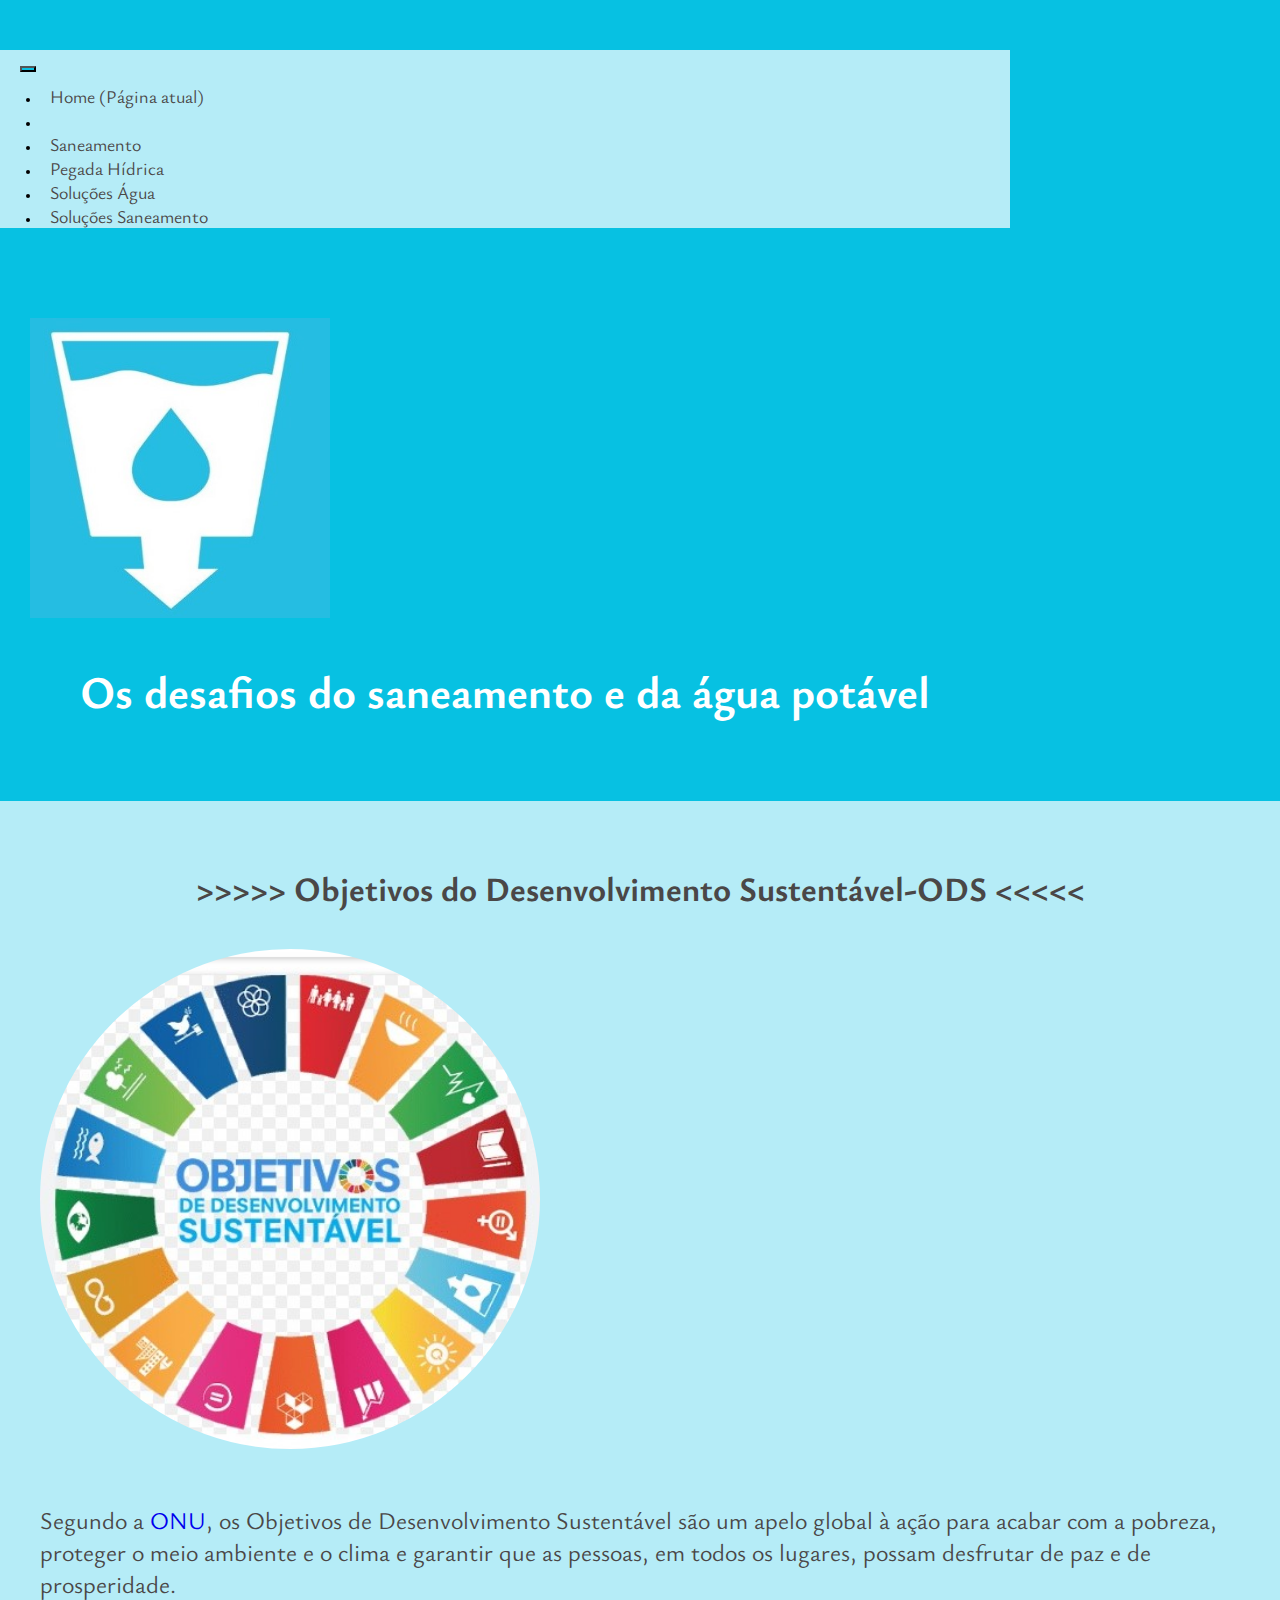
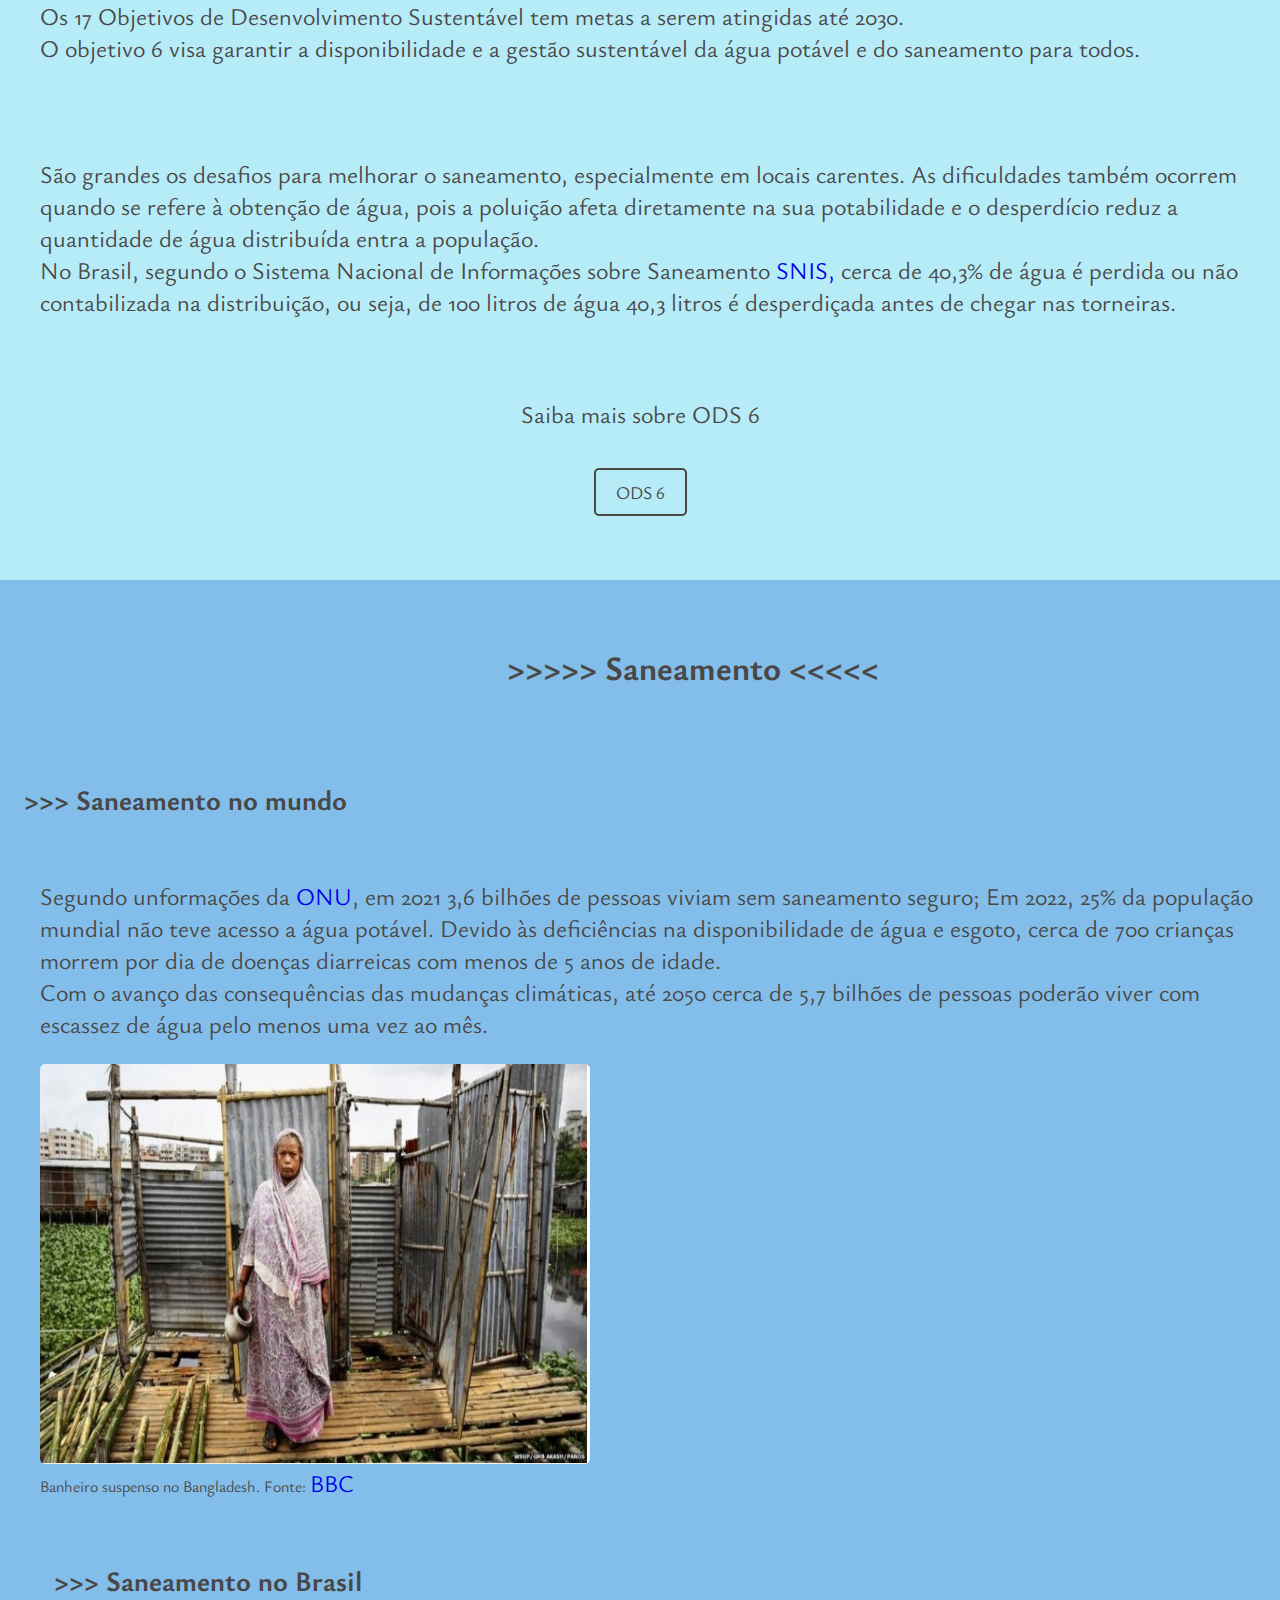
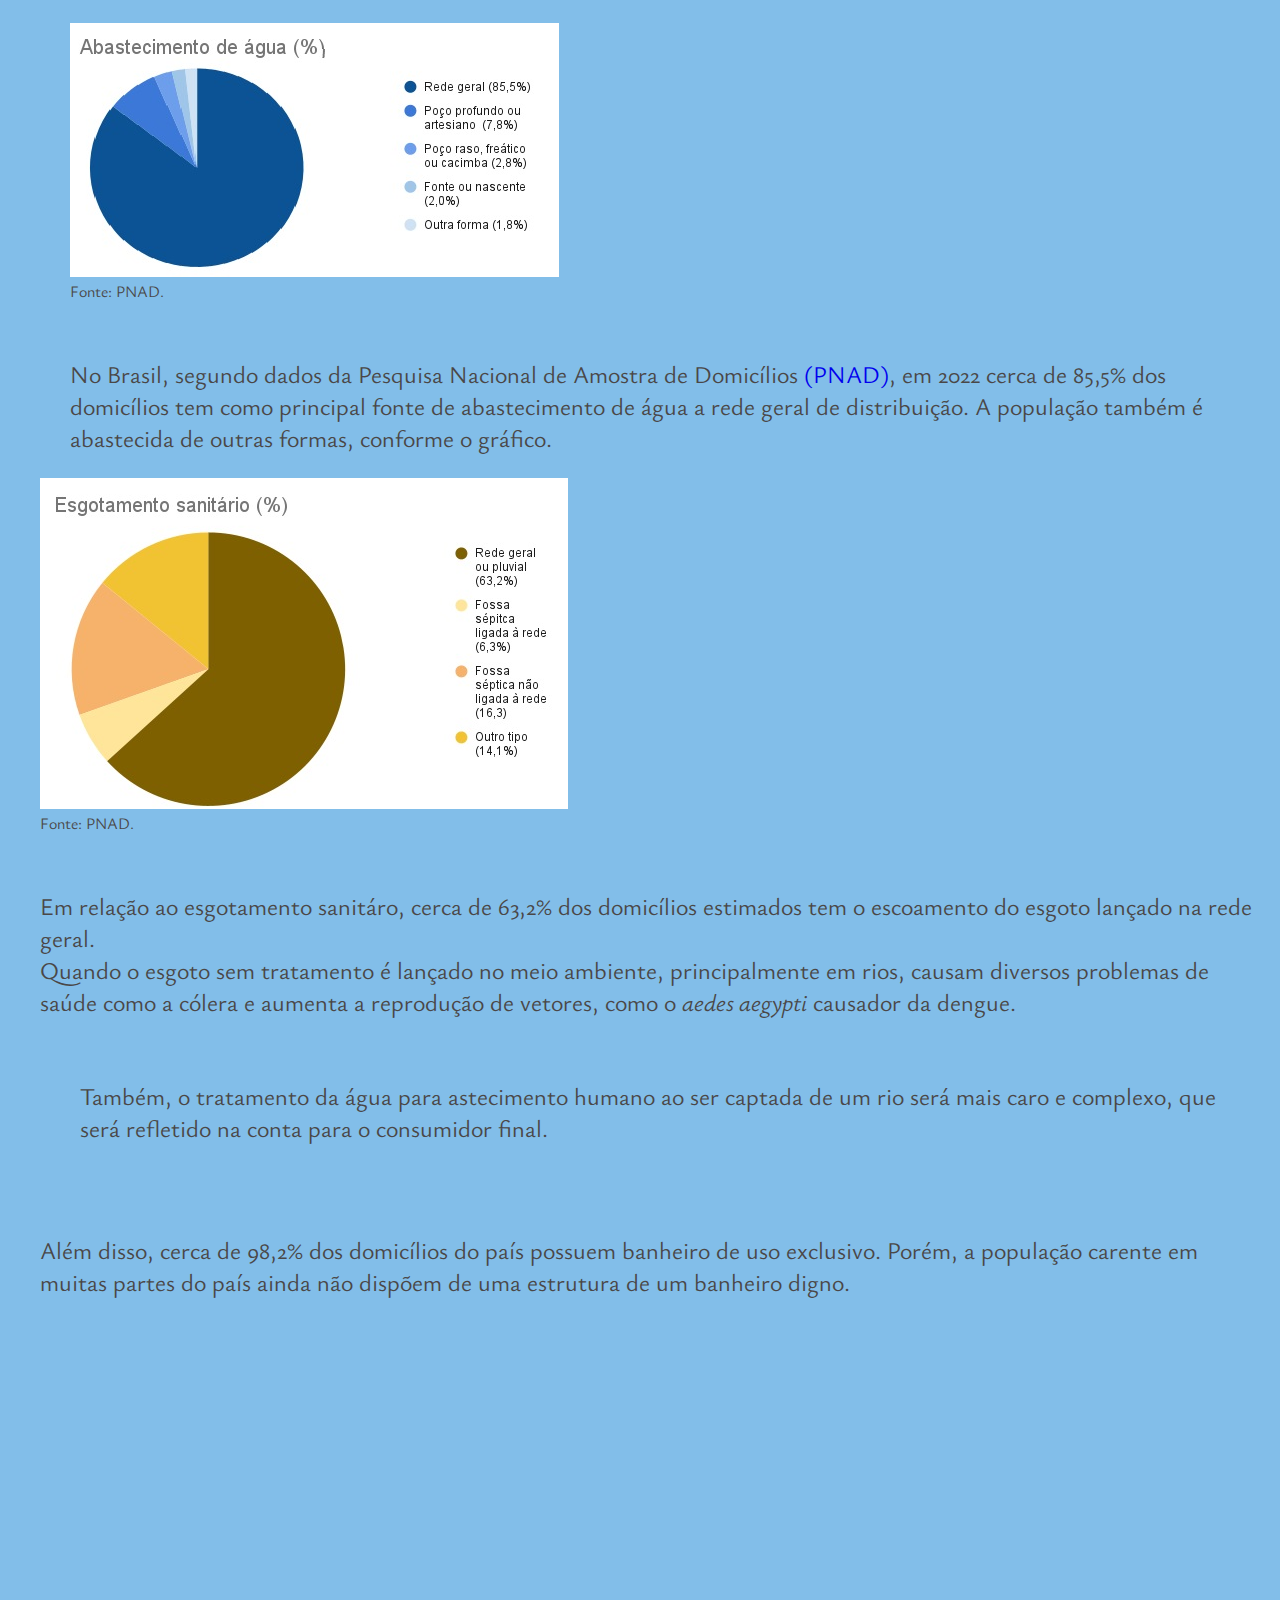
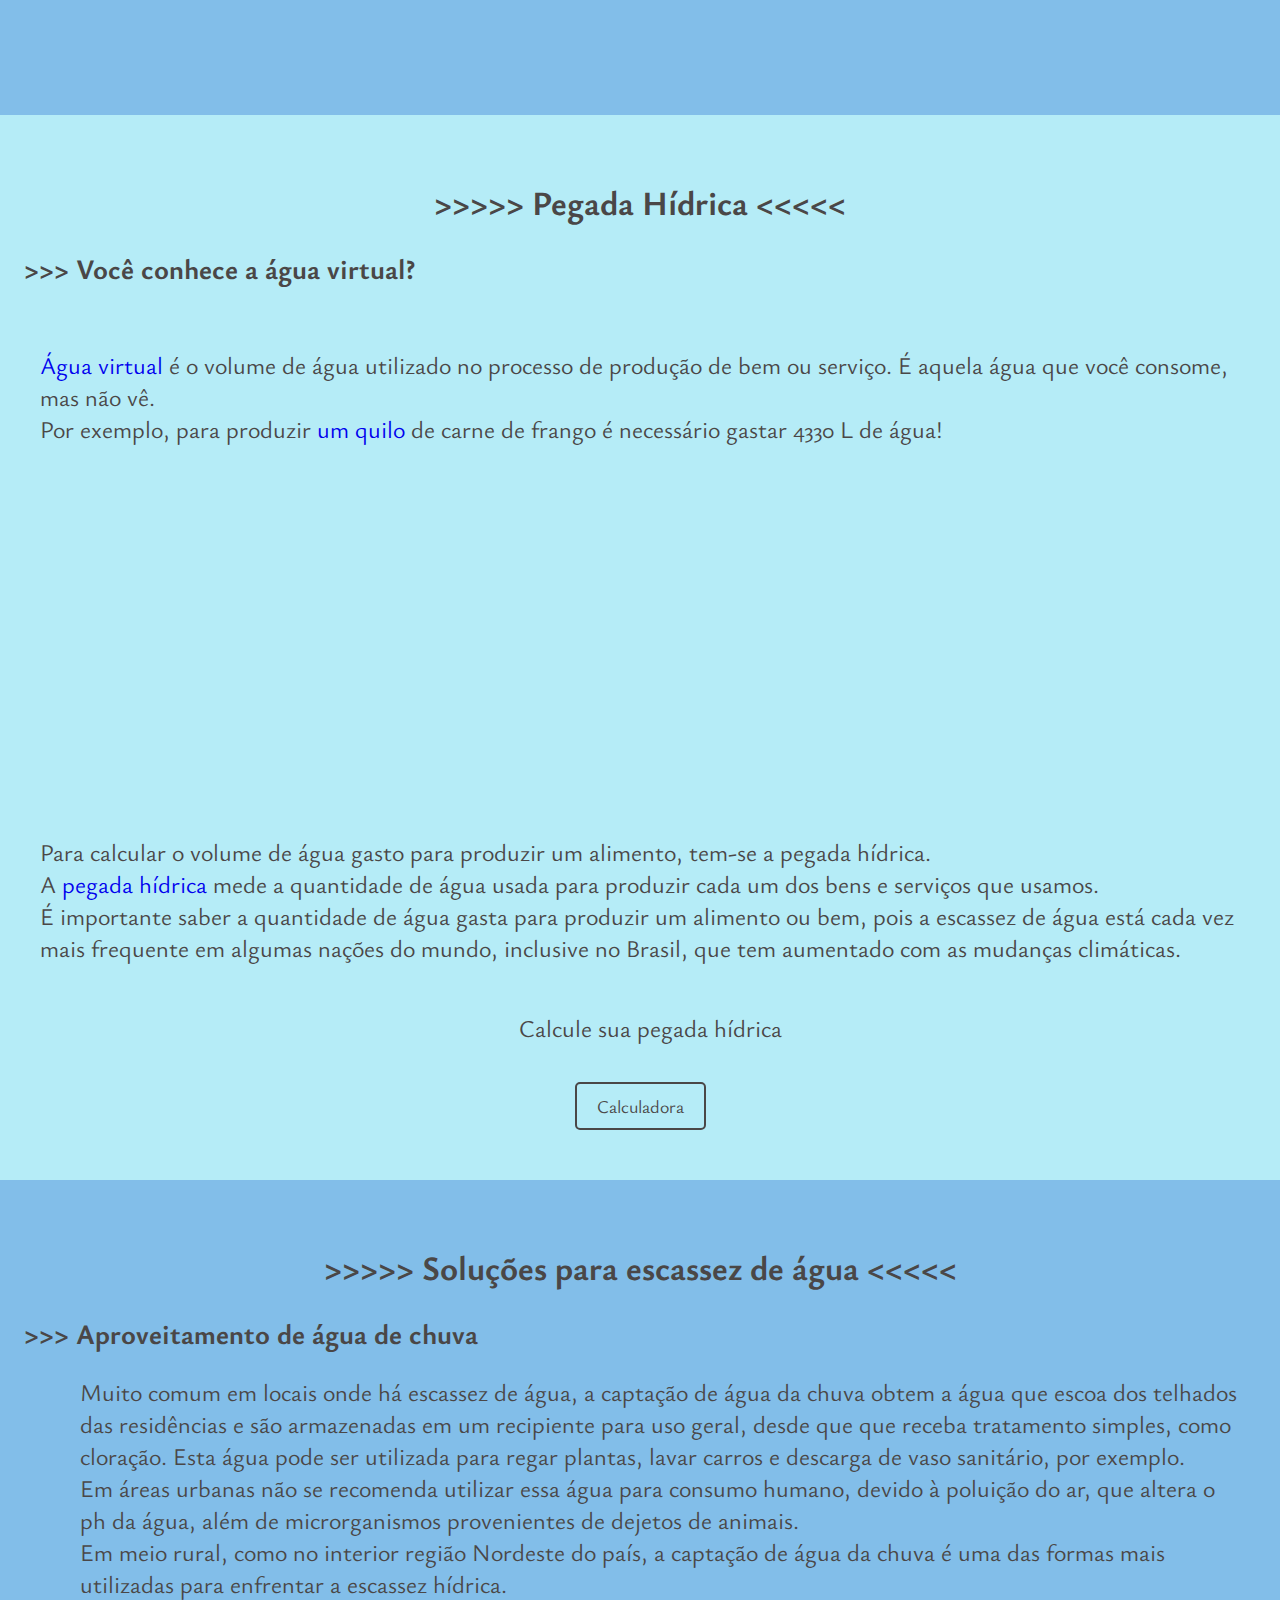
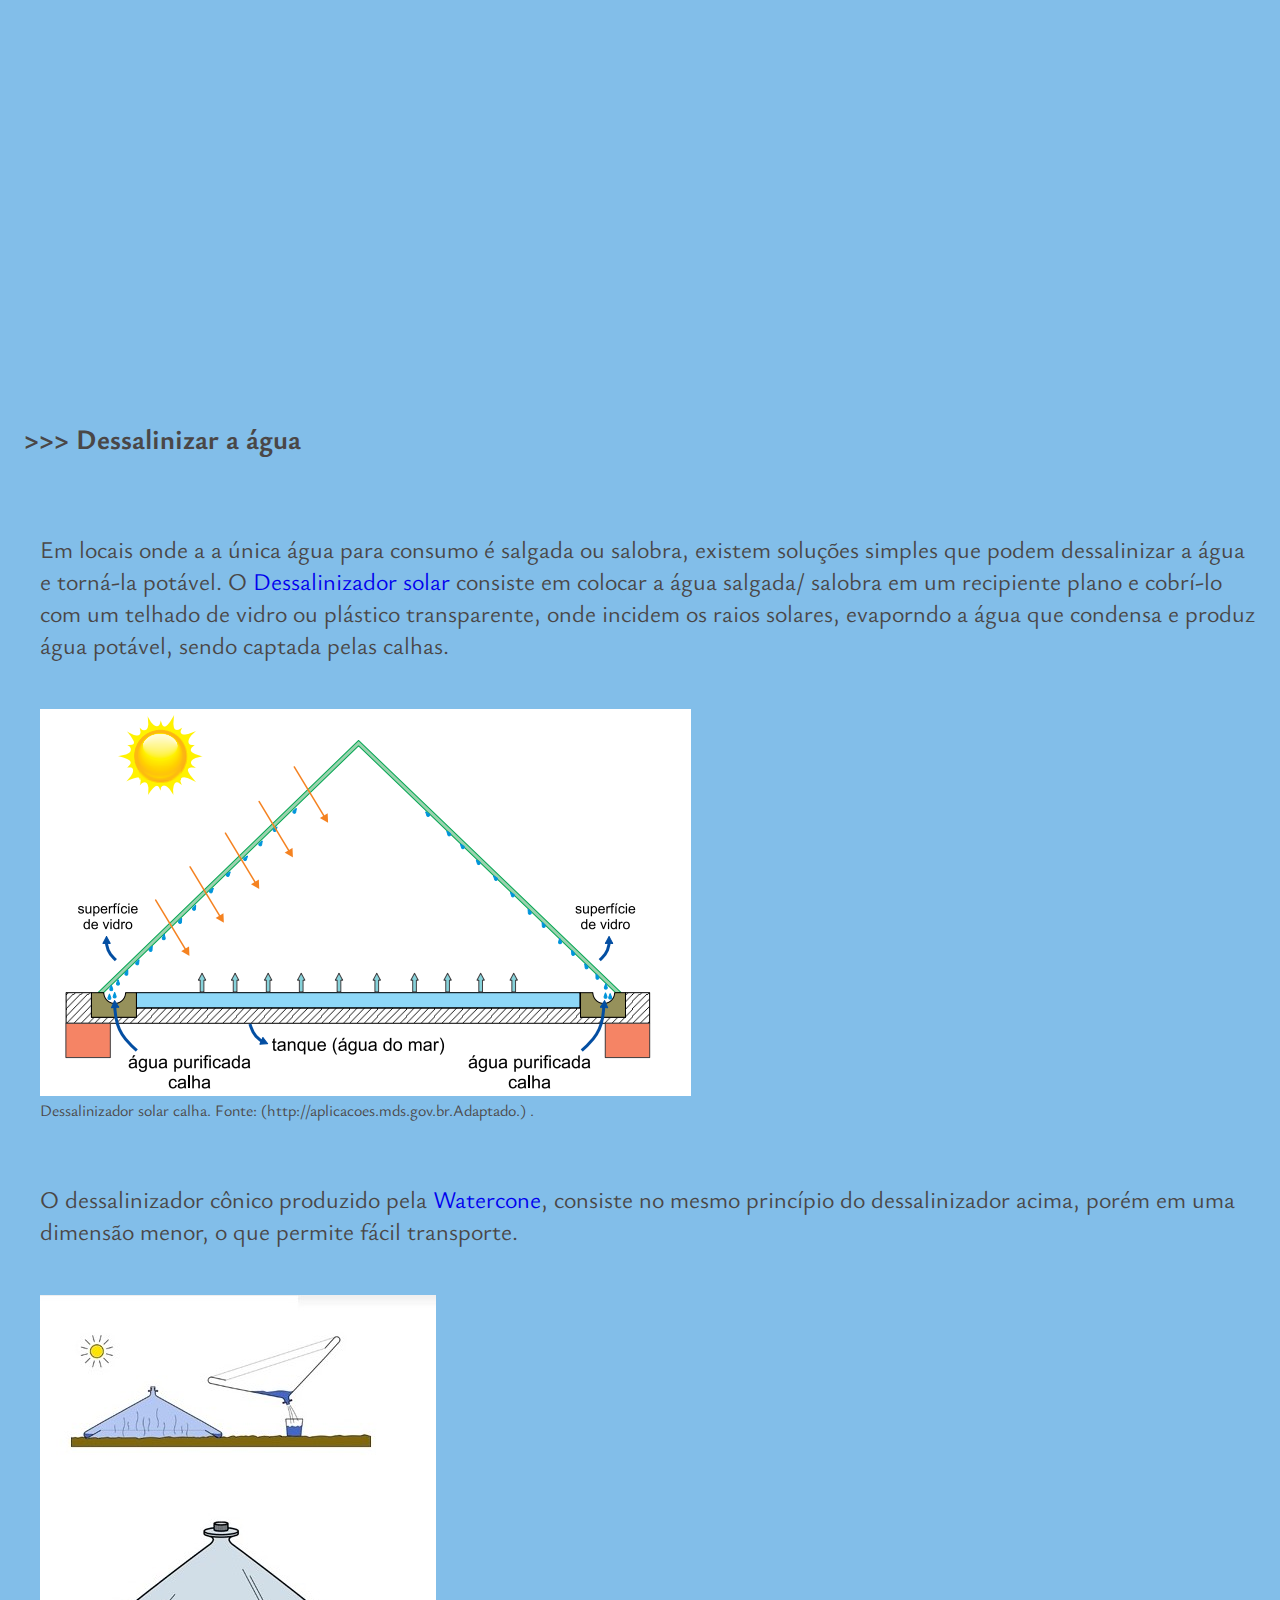
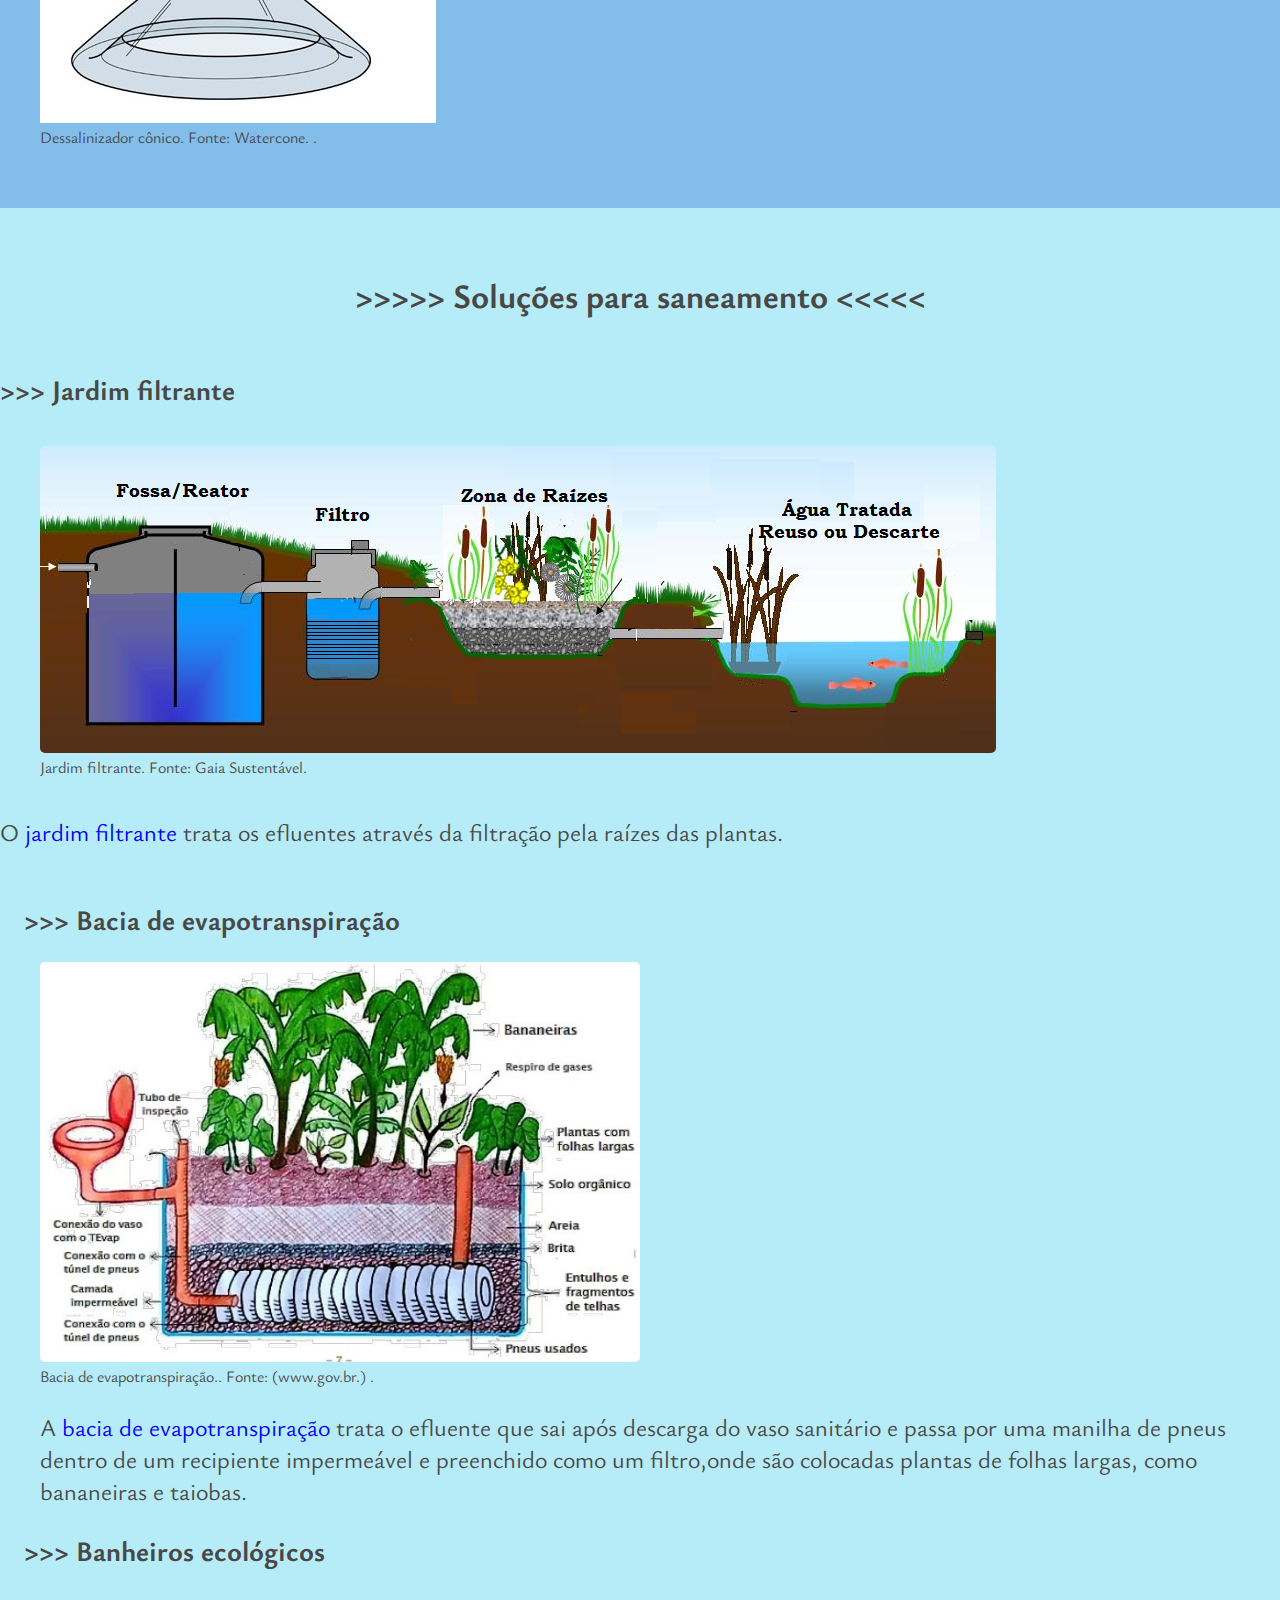
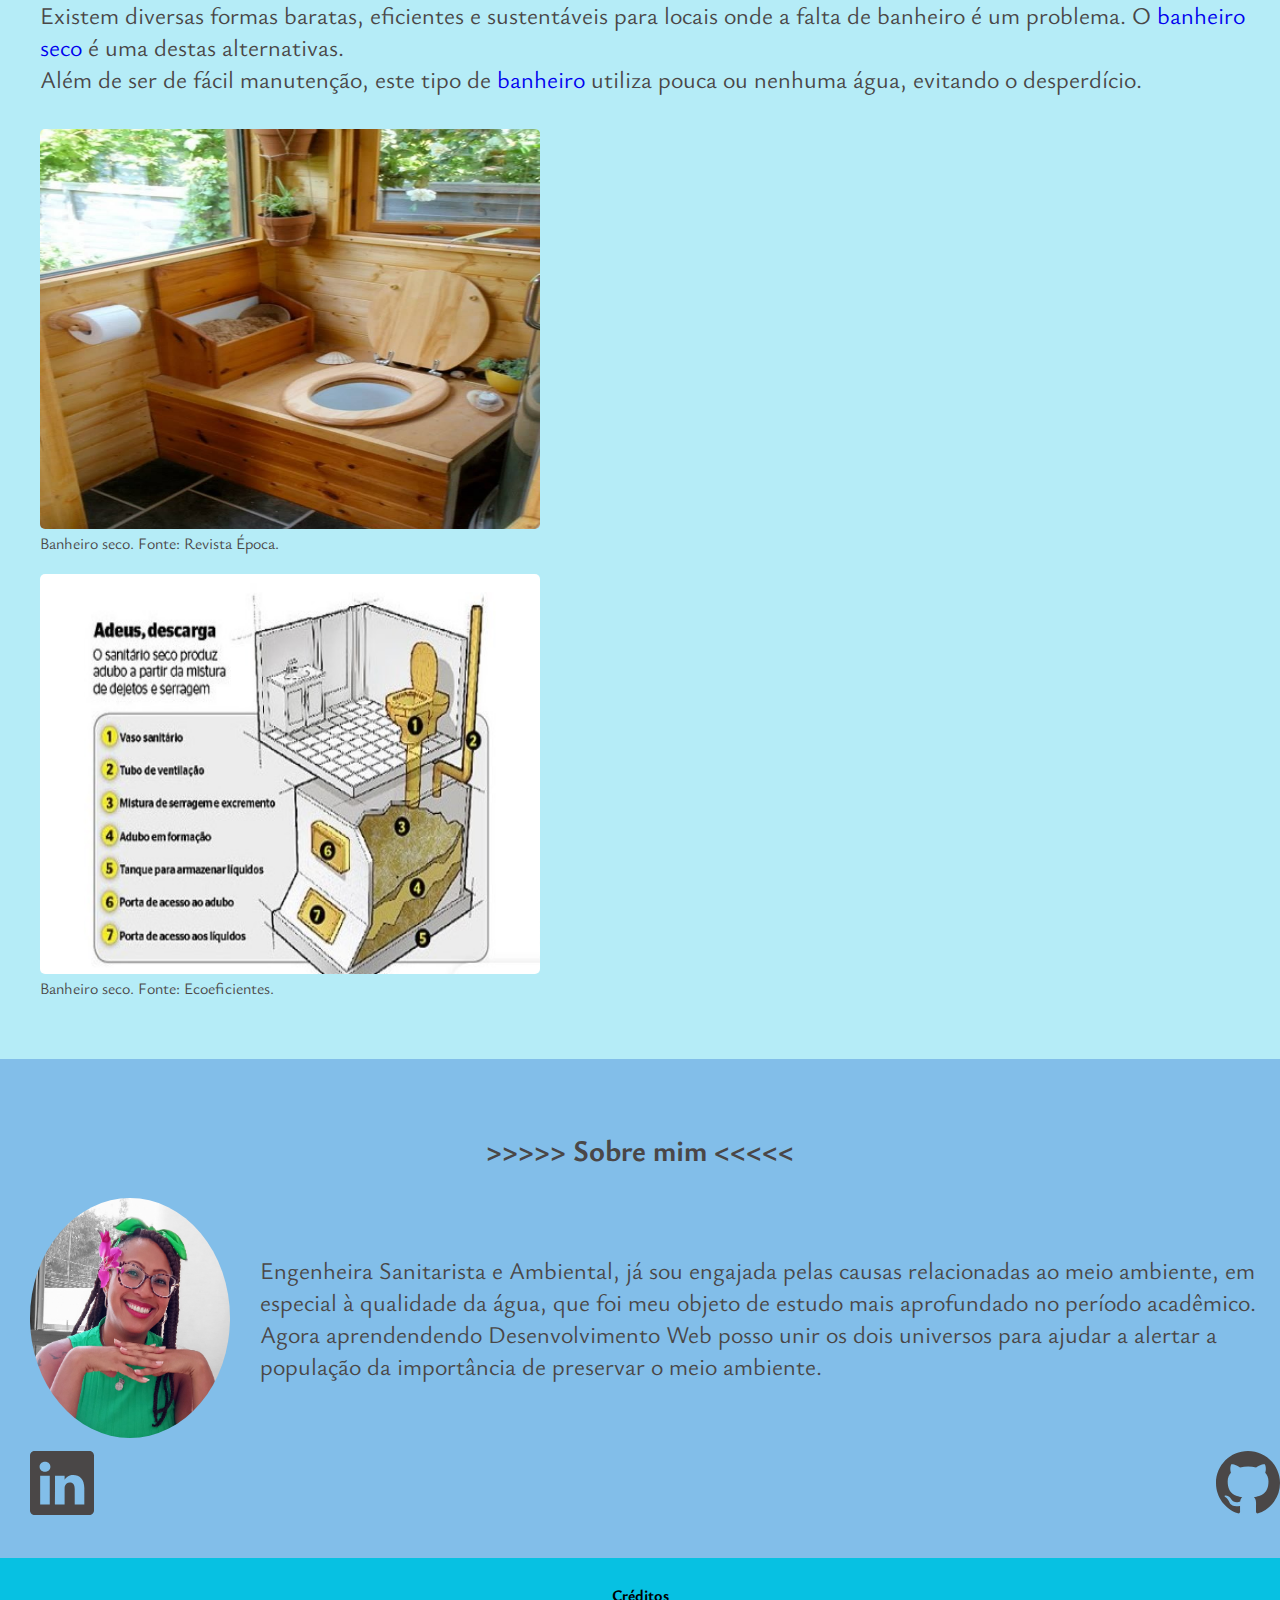
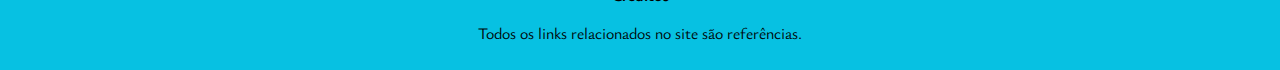
<file: ods2/ods2.html>
<!DOCTYPE html>
<html lang="pt-br">
<head>
    <meta charset="UTF-8">
    <meta name="viewport" content="width=device-width, initial-scale=1.0">
    <title>Objetivos do Desenvolvimento Sustentável</title>
    <link rel="stylesheet" href="https://stackpath.bootstrapcdn.com/bootstrap/4.1.3/css/bootstrap.min.css" integrity="sha384-MCw98/SFnGE8fJT3GXwEOngsV7Zt27NXFoaoApmYm81iuXoPkFOJwJ8ERdknLPMO" crossorigin="anonymous">
    <script src="https://stackpath.bootstrapcdn.com/bootstrap/4.1.3/js/bootstrap.min.js" integrity="sha384-ChfqqxuZUCnJSK3+MXmPNIyE6ZbWh2IMqE241rYiqJxyMiZ6OW/JmZQ5stwEULTy" crossorigin="anonymous"></script>

    
    <link rel="preconnect" href="https://fonts.googleapis.com">
<link rel="preconnect" href="https://fonts.gstatic.com" crossorigin>
<link href="https://fonts.googleapis.com/css2?family=Inter:wght@200;400;600&family=Nanum+Gothic:wght@400;700;800&family=Noto+Sans:wght@300;400&family=Poppins:wght@400;500&family=Roboto:ital,wght@0,400;1,300&family=Ysabeau+Office:wght@300;600&family=Ysabeau:wght@300;500&display=swap" rel="stylesheet">

    <link rel="stylesheet" href="ods2.css">

</head>
<body>
    <header class="ods_header">
        <div class="container container-fluid">
            <div class="row">
                <div class=" col-12 col-sm-12 col-md-12 col-lg-12">
                   
                    <nav class="navbar navbar-expand-sm bg-body-tertiary fixed-top  col-12 col-sm-12 col-md-12 col-lg-12 d-block " style="background-color: rgb(181, 236, 247);">
                        <a class="navbar-brand" href="#"></a>
                        
                            <button class="navbar-toggler btn-lg " type="button" data-toggle="collapse" data-target="#navbarNav" aria-controls="navbarNav" aria-expanded="false" aria-label="Alterna navegação" style="background-color: rgb(7, 193, 226);">
                                <span class="navbar-toggler-icon"></span>
                              </button>                     
                        <div class="collapse navbar-collapse" id="navbarNav">
                          <ul class="navbar-nav text-center">
                            <li class="nav-item active">
                              <a class="nav-link" href="#home">Home <span class="sr-only">(Página atual)</span></a>
                            </li>
                            <li class="nav-item">
                                <a class="nav-link" href="#ODS"><i class="far fa-odnoklassniki"></i></a>
                              </li>
                            <li class="nav-item">
                              <a class="nav-link" href="#Saneamento">Saneamento</a>
                            </li>
                            <li class="nav-item">
                                <a class="nav-link" href="#pegada">Pegada Hídrica</a>
                              </li>
                            <li class="nav-item">
                              <a class="nav-link" href="#solução1">Soluções Água</a>
                            </li>
                            <li class="nav-item">
                              <a class="nav-link" href="#solução2">Soluções Saneamento</a>
                            </li>
                          </ul>
                        </div>
                      </nav>
 
            <section class="col-sm" id="home">
                <div class="container container-header">
                    <div class="row">
                        <div class="col-12 col-sm-12 col-md-4 col-lg-4 order-1 order-sm-1 w-25 d-flex justify-content-center">
                            <img class="img1 img-fluid text-sm-center" src="Imagens/so_logo_tema6.jpg" alt="logo">

                        </div>
                        <div class="col-12 col-sm-12 col-md-8 col-lg-8 order-2 order-sm-2 titulo d-flex justify-content-center" >
                            <h1 class="ods_h1 text-sm-center"> Os desafios do saneamento e da água potável</h1>
                        </div>
                    </div>
                </div>
            </section>            
    </header>
    <main>
        <section class="col-sm" id="ODS">
            <div class="container container-section3">
                <div class="row d-flex justify-content-center san2">
                    <h2 class="ods_h2_1 text-sm-center">Objetivos do Desenvolvimento Sustentável-ODS </h2><br>
                    <div class="col-12 col-sm-12 col-lg-6 ods_geral container1 d-flex justify-content-center">
                        <img class="img2 img-fluid img-thumbnail" src="Imagens/ods circulo.jpg" alt="logo ods">
                    </div>
                    <div class="texto col-12 col-sm-12  col-lg-6 ods_geral container1 ">
                        <br><br><p class="p1 text-sm-center ">Segundo a <a href="https://brasil.un.org/pt-br/sdgs" target="_blank" rel="onu">ONU</a>, os Objetivos de Desenvolvimento Sustentável são um apelo global à ação para acabar com a pobreza, proteger o meio ambiente e o clima e garantir que as pessoas, em todos os lugares, possam desfrutar de paz e de prosperidade.
                            <br>
                            Os 17 Objetivos de Desenvolvimento Sustentável tem metas a serem atingidas até 2030. 
                           <br>O objetivo 6 visa garantir a disponibilidade e a gestão sustentável da água potável e do saneamento para todos.  </p>
                           <br>
                        </div>
                           <div class="col-12 col-sm-12 col-md-12 col-lg-12">
                                <p class="p1 text-sm-center">
                                <br>  
                            São grandes os desafios para melhorar o saneamento, especialmente em locais carentes. As dificuldades também ocorrem quando se refere à obtenção de água, pois a poluição afeta diretamente na sua potabilidade e o desperdício reduz a quantidade de água distribuída entra a população. 
                           <br>No Brasil, segundo o Sistema Nacional de Informações sobre Saneamento <a href="https://www.gov.br/mdr/pt-br/assuntos/saneamento/snis/painel/ab" target="_blank" rel="noopener noreferrer">SNIS,</a> cerca de 40,3% de água é perdida ou não contabilizada na distribuição, ou seja, de 100 litros de água 40,3 litros é desperdiçada antes de chegar nas torneiras.      
                                </p>
                           </div>
                          
                       <br><br><br>
                    <div class="d-flex justify-content-center ods6">
                        <br>
                        <p class="p_ods6 text-sm-center">Saiba mais sobre ODS 6</p>
                        <br>
                        <a href="https://brasil.un.org/pt-br/sdgs/6" target="_blank" rel="noopener noreferrer" class="btn2 ">ODS 6</a>
                        <br>
                    </div>
                </div>
            </div>

        </section>
        <section class="saneamento" id="Saneamento">
            <div class="container container-section3">
                <div class="row d-flex justify-content-center san2">
                    <h2 class="ods_h2_1 san1 col-12 col-sm-12 col-md-12 col-lg-12 text-sm-center" >Saneamento</h2>
               
                    <br><br>
                    <div class="mundo">
                      <br>  <h3 class="ods_h3_1 text-sm-center" > Saneamento no mundo</h3><br>
                        <div class="float-left col-12 col-sm-12 col-md-6 col-lg-6">
                           
                            <p class="p1 text-sm-center">Segundo unformações da <a href="https://brasil.un.org/pt-br/159303-36-bilh%C3%B5es-de-pessoas-vivem-sem-saneamento-seguro#:" target="_blank" rel="onu noticias">ONU</a>, em 2021 3,6 bilhões de pessoas viviam sem saneamento seguro; 
                                Em 2022, 25% da população mundial não teve acesso a água potável. Devido às deficiências na disponibilidade de água e esgoto, cerca de 700 crianças morrem por dia de doenças diarreicas com menos de 5 anos de idade.
                                    <br>
                                    Com o avanço das consequências das mudanças climáticas, até 2050 cerca de 5,7 bilhões de pessoas poderão viver com escassez de água pelo menos uma vez ao mês.
                                   </p>
                        </div>
                        <div class="float-right col-12 col-sm-12 col-md-6 col-lg-6">
                            <figure class="figure">
                                <img class="img3 img-fluid img-thumbnail" src="Imagens/banheiro_Bangladesh.jpg"  alt="banheiro no Bangladesh">
                                <figcaption class="figure-caption legenda">Banheiro suspenso no Bangladesh. Fonte: <a href="https://www.bbc.com/portuguese/noticias/2014/11/141118_galeria_banheiro_rb" target="_blank" rel="noopener noreferrer" class="fonte1">BBC</a></figcaption>
                              </figure>
                        </div>

                                           
                    </div>

                    <div class="brasil">
                        <br><br>
                        <h3 class="ods_h3_1 text-sm-center"> Saneamento no Brasil</h3>
                        <div class="agua">
                        <div class="float-left col-12 col-sm-12 col-md-6 col-lg-6">
                            <figure class="figure">
                                <img src="Imagens/grafico aguabr.jpg" alt="gráfico água" class="img4 img-fluid img-thumbnail">
                                <figcaption class="figure-caption legenda"> Fonte: PNAD.</figcaption>
                              </figure>
                            
                        </div>
                        <div class="float-right col-12 col-sm-12 col-md-6 col-lg-6">
                            <p class="p1 text-sm-center">
                                <br>
                             No Brasil, segundo dados da Pesquisa Nacional de Amostra de Domicílios <a href="https://biblioteca.ibge.gov.br/visualizacao/livros/liv102004_informativo.pdf" target="_blank" rel="noopener noreferrer">(PNAD)</a>, em 2022 cerca de 85,5% dos domicílios tem como principal fonte de abastecimento de água a rede geral de distribuição. A população também é abastecida de outras formas, conforme o gráfico.
                            </p>
        
                        </div>
                    </div>
                                       
                    </div>
                    <div class="esgoto">
                        <div class="float-left col-12 col-sm-12 col-md-6 col-lg-6">
                            <figure class="figure">
                                <img src="Imagens/grafico esgotobr.jpg" alt="gráfico esgoto" class="img5 img-fluid img-thumbnail">
                                <figcaption class="figure-caption legenda"> Fonte: PNAD.</figcaption>
                              </figure>
                            
                        </div>
                        <div class="float-right col-12 col-sm-12 col-md-6 col-lg-6">
                            <p class="p1 text-sm-center">
                                <br>Em relação ao esgotamento sanitáro, cerca de 63,2% dos domicílios  estimados tem o escoamento do esgoto lançado na rede geral.
                            <br>Quando o esgoto sem tratamento é lançado no meio ambiente, principalmente em rios, causam diversos problemas de saúde como a cólera e aumenta a reprodução de vetores, como o <i>aedes aegypti</i> causador da dengue.</p>
                            <br>
                            
                        </div>
                        
                      
                    </div>
                    <div class="col-12 col-sm-12 col-md-12 col-lg-12 tbm p1">
                        <p class="p1 text-sm-center">Também, o tratamento da água para astecimento humano ao ser captada de um rio será mais caro e complexo, que será refletido na conta para o consumidor final.</p>
                        <br><br>
                    </div>
                    <br>
                    <div class="video">
                        
                        <div class="texto float-left col-12 col-sm-12 col-md-6 col-lg-6">
                            <p class="p1"> Além disso, cerca de 98,2% dos domicílios do país possuem banheiro de uso exclusivo. Porém, a população carente em muitas partes do país ainda não dispõem de uma estrutura de um banheiro digno.  </p>
                        </div>
                        <div class="video_1 float-right col-12 col-sm-12 col-md-6 col-lg-6 embed-responsive embed-responsive-16by9">
                            <iframe width="560" height="315" src="https://www.youtube.com/embed/3RTcKLod678" title="YouTube video player" frameborder="0" allow="accelerometer; autoplay; clipboard-write; encrypted-media; gyroscope; picture-in-picture; web-share" allowfullscreen  class="video1 embed-responsive-item "></iframe>
                        </div>
                        <br><br>
                    </div>

                </div>
            </div>
        </section>

        <section id="pegada">
            <div class="container container-section3">
                <div class="row d-flex justify-content-center san2">
                    <div class="pega ">
                        <h2 class="ods_h2_1 text-sm-center">Pegada Hídrica</h2>
                    </div>
                    
                    <div class="virtual ">
                        <h3 class="ods_h3_1 text-sm-center">Você conhece a água virtual?</h3><br>

                        <div class="video">
                            <div class="texto float-left col-12 col-sm-12 col-md-6 col-lg-6">
                                <p class="p1 text-sm-center">
                                    <a href="https://www.ecycle.com.br/agua-virtual/" target="_blank" rel="noopener noreferrer">Água virtual </a> é o volume de água utilizado no processo de produção de bem ou serviço. É aquela água que você consome, mas não vê. <br>Por exemplo, para produzir <a href="http://www.aguaqsp.com.br/agua-e-alimentos.php" target="_blank" rel="noopener noreferrer">um quilo  </a> de carne de frango é necessário gastar 4330 L de água! 
                                    </p>
                            </div>
                            <div class="video_1 float-right col-12 col-sm-12 col-md-6 col-lg-6 embed-responsive embed-responsive-16by9 ">
                                <iframe width="560" height="315" src="https://www.youtube.com/embed/b1f-G6v3voA?si=8-XQiQtKJBZsVUDJ" title="YouTube video player" frameborder="0" allow="accelerometer; autoplay; clipboard-write; encrypted-media; gyroscope; picture-in-picture; web-share" allowfullscreen class="video1 embed-responsive-item"></iframe>
                            </div>
                            
                        </div>
                    </div>
                    <div class="col-12 col-sm-12 col-md-12 col-lg-12 ">
                        <br><br>
                        <p class="p1 text-sm-center">
                            Para calcular o volume de água gasto para produzir um alimento, tem-se a pegada hídrica. 
                            <br> A <a href="https://www.waterfootprint.org/water-footprint-2/what-is-a-water-footprint/" target="_blank" rel="noopener noreferrer">pegada hídrica</a> mede a quantidade de água usada para produzir cada um dos bens e serviços que usamos. 
                            <br>É importante saber a quantidade de água gasta para produzir um alimento ou bem, pois a escassez de água está cada vez mais frequente em algumas nações do mundo, inclusive no Brasil, que tem aumentado com as mudanças climáticas.
                        </p>
                        <div class="calc d-flex justify-content-center"> 
                        <p class="p1 pcalc text-sm-center">
                            Calcule sua pegada hídrica
                        </p>
                                                        
                            <br>
                            <a href="https://ech2o.aprh.pt/peghidrica/pt/index.php" target="_blank" rel="noopener noreferrer" class="btn btn-lg btn2 calculate">Calculadora</a>
                        </div>
                    </div>

                </div>
                           
            </div>
            
        </section>

        <section class="saneamento">
            <div class="container container-section3" id="solução1">
                <div class="row d-flex justify-content-center sol1 san2">
                    <h2 class="ods_h2_1 text-sm-center">Soluções para escassez de água</h2>
                    <div class="escassez">
                        <h3 class="ods_h3_1 text-sm-center">Aproveitamento de água de chuva</h3>
                        <div class="col-12 col-sm-12 col-md-12 col-lg-12 p1">
                            <p class="p1 text-sm-center">Muito comum em locais onde há escassez de água, a captação de água da chuva obtem a água que escoa dos telhados das residências e são armazenadas em um recipiente para uso geral, desde que que receba tratamento simples, como cloração. Esta água pode ser utilizada para regar plantas, lavar carros e descarga de vaso sanitário, por exemplo. 
                                <br>
                                Em áreas urbanas não se recomenda utilizar essa água para consumo humano, devido à poluição do ar, que altera o ph da água, além de microrganismos provenientes de dejetos de animais.
                                <br>Em meio rural, como no interior região Nordeste do país, a captação de água da chuva é uma das formas mais utilizadas para enfrentar a escassez hídrica.
                              </p>
                              <br><br>
                            </div>
                              <div class="embed-responsive embed-responsive-16by9 col-6 col-sm-6 col-md-6 col-lg-6 mx-auto text-center ">
                                <iframe width="560" height="315" src="https://www.youtube.com/embed/oijmvCjh31A" title="YouTube video player" frameborder="0" allow="accelerometer; autoplay; clipboard-write; encrypted-media; gyroscope; picture-in-picture; web-share" allowfullscreen class="video1 embed-responsive-item"></iframe><br><br>

                              </div>
                            

                      
                        
                            <h3 class="ods_h3_1 text-sm-center">Dessalinizar a água</h3>
                            <div class="float-left col-12 col-sm-12 col-md-6 col-lg-6">
                                <br><br><p class="p1 pdess1 text-sm-center">
                                Em locais onde a a única água para consumo é salgada ou salobra, existem soluções simples que podem dessalinizar a água e torná-la potável.
                                O <a href="http://angloresolve.plurall.net/press/question/767316" target="_blank" rel="noopener noreferrer">Dessalinizador solar</a>  consiste em colocar a água salgada/ salobra em um recipiente plano e cobrí-lo com um telhado de vidro ou plástico transparente, onde incidem os raios solares, evaporndo a água que condensa e produz água potável, sendo captada pelas calhas. 
                                 </p><br>
                            </div>
                            <div class="float-right col-12 col-sm-12 col-md-6 col-lg-6">
                                <figure class="figure">
                                    <img src="Imagens/Solar.png" alt="Dessalinizaor solar" class="img6 img-fluid img-thumbnail">
                                    <figcaption class="figure-caption legenda"> Dessalinizador solar calha. Fonte: (http://aplicacoes.mds.gov.br.Adaptado.) .</figcaption>
                                  </figure>
                            </div>  
                            <div class="solar">
                            <div class="float-right col-12 col-sm-12 col-md-6 col-lg-6">
                                <br><br>
                                <p class="p1 pdess2 text-sm-center">O dessalinizador cônico produzido pela <a href="http://www.watercone.com/product.html" target="_blank" rel="noopener noreferrer">Watercone</a>, consiste no mesmo princípio do dessalinizador acima, porém em uma dimensão menor, o que permite fácil transporte. </p> 
                            </div>
                            <div class="float-right col-12 col-sm-12 col-md-6 col-lg-6">
                                <br>
                                <figure class="figure">
                                    <img src="Imagens/watrecone.jpg" alt="Dessalinizador de cone" class="img7 img-fluid img-thumbnail">
                                    <figcaption class="figure-caption legenda"> Dessalinizador cônico. Fonte: Watercone. .</figcaption>
                                  </figure>
                            </div>     
                            </div>    
                        
                    </div>                   

                </div>
            </div>
        </section>
        <section id="solução2">
            <div class=" container container-section3">
                <div class="row d-flex justify-content-center san2 ">
                    <h2 class="ods_h2_1 text-sm-center"> Soluções para saneamento </h2>
                    <br> <br>                 
                    <div class="esgoto ">
                        <h3 class="ods_h3_1 container-section3 text-sm-center ">Jardim filtrante</h3> <br><br>  
                          <div class="col-12 col-sm-12 col-md-12 col-lg-12 d-flex justify-content-center">
                            <figure class="figure">
                                <img src="Imagens/tratamento.png" alt="Jardim filtrante" class="img8 img-fluid img-thumbnail">  
                                <figcaption class="figure-caption legenda">Jardim filtrante. Fonte: Gaia Sustentável.</figcaption>
                              </figure>
                        </div>
                        <div class="col-12 col-sm-12 col-md-12 col-lg-12 container-section3">
                           <br><br> <p class="p1 container-section3 ml-0 text-sm-center">O <a href="https://gaiasustentavel.net/2015/05/29/praticas-em-saneamento-ecologico/" target="_blank" rel="noopener noreferrer">jardim filtrante</a> trata os efluentes através da filtração pela raízes das plantas. </p> <br><br>
                        </div>

                    </div>

                    <div class="bacia">
                        <h3 class="ods_h3_1 text-sm-center">Bacia de evapotranspiração</h3>
                        <div class="float-right col-12 col-sm-12 col-md-6 col-lg-6 bacia1">
                            <figure class="figure">
                                <img src="Imagens/evapo.jpg" alt="Bacia de evapotranspiração" class="img9 img-fluid img-thumbnail">
                                <figcaption class="figure-caption legenda"> Bacia de evapotranspiração.. Fonte: (www.gov.br.) .</figcaption>
                              </figure>
                        </div>
                        <div class="float-left col-12 col-sm-12 col-md-6 col-lg-6">
                            <p class="p1 text-sm-center"> A <a href="https://www.gov.br/cdtn/pt-br/assuntos/noticias/quilombo-vivo-cdtn-atua-em-projeto-com-comunidades-quilombolas-do-serro-mg/cartilha-2-tanque-de-evapotranspiracao-tevap.pdf" target="_blank" rel="noopener noreferrer">bacia de evapotranspiração</a> trata o efluente que sai após descarga do vaso sanitário e passa por uma manilha de pneus dentro de um recipiente impermeável e preenchido como um filtro,onde são colocadas plantas de folhas largas, como bananeiras e taiobas.</p>
                        </div>
                    </div>

                    <div class="banheiro">
                        <h3 class="ods_h3_1 text-sm-center">Banheiros ecológicos</h3>
                        <div class="texto col-12 col-sm-12 col-md-12 col-lg-12 pseco">
                            
                            <p class="p1 text-sm-center">Existem diversas formas baratas, eficientes e sustentáveis para locais onde a falta de banheiro é um  problema. O <a href="http://www.ecoeficientes.com.br/pousada-sustentavel-ecologica/banheiro-seco-sustentabilidade/" target="_blank" rel="noopener noreferrer">banheiro seco</a> é uma destas alternativas.                        
                            <br>Além de ser de fácil manutenção, este tipo de <a href="https://revistaepoca.globo.com/Revista/Epoca/0,,EMI113493-15228,00.html" target="_blank" rel="noopener noreferrer">banheiro</a> utiliza pouca ou nenhuma água, evitando o desperdício.</p>
                        </div>
                        <div class="seco1 float-left col-12 col-sm-12 col-md-6 col-lg-6 mx-auto text-center ">
                            <figure class="figure">
                                <img class="img10 img-fluid img-thumbnail" src="Imagens/banheiro-seco-sustentabilidade.jpg" alt="banheiro seco">
                                <figcaption class="figure-caption legenda"> Banheiro seco. Fonte: Revista Época. </figcaption>
                              </figure>
                        </div>
                        <div class="seco2 float-right col-12 col-sm-12 col-md-6 col-lg-6 mx-auto text-center">
                            <figure class="figure">
                                <img src="Imagens/banheiro2jpg.jpg" alt="planta banheiro" class="img11 img-fluid img-thumbnail" >
                                <figcaption class="figure-caption legenda"> Banheiro seco. Fonte: Ecoeficientes. </figcaption>
                              </figure>
                        </div>
                        
                    </div>


                </div>
            </div>

        </section>

        <section class="sobre_cor">
            <div class="container container-section3 ">
                <div class="row d-flex justify-content-center">
                    <h3 class="sobre1 text-sm-center"> Sobre mim </h3>
                    <br><br>
                    <div class="sobre">
                        <img src="Imagens/io.jpg" alt="Cristiane" class="img12 img-fluid">
                        <br><br>
                        <p class="sobre2 text-sm-center">
                            Engenheira Sanitarista e Ambiental, já sou engajada pelas causas relacionadas ao meio ambiente, em especial à qualidade da água, que foi meu objeto de estudo mais aprofundado no período acadêmico.
                            <br>Agora aprendendendo Desenvolvimento Web posso unir os dois universos para ajudar a alertar a população da importância de preservar o meio ambiente.
                        </p>
                    </div>
                    <div class="contato">
                        <div class="linkedin" >
                  <svg xmlns="http://www.w3.org/2000/svg" width="64" height="64" fill="currentColor" class="bi bi-linkedin" viewBox="0 0 16 16" >
                      <a href="https://www.linkedin.com/in/cristiane-oliveira-8642905b/" target="_blank" rel="noopener noreferrer">
                       <path d="M0 1.146C0 .513.526 0 1.175 0h13.65C15.474 0 16 .513 16 1.146v13.708c0 .633-.526 1.146-1.175 1.146H1.175C.526 16 0 15.487 0 14.854V1.146zm4.943 12.248V6.169H2.542v7.225h2.401zm-1.2-8.212c.837 0 1.358-.554 1.358-1.248-.015-.709-.52-1.248-1.342-1.248-.822 0-1.359.54-1.359 1.248 0 .694.521 1.248 1.327 1.248h.016zm4.908 8.212V9.359c0-.216.016-.432.08-.586.173-.431.568-.878 1.232-.878.869 0 1.216.662 1.216 1.634v3.865h2.401V9.25c0-2.22-1.184-3.252-2.764-3.252-1.274 0-1.845.7-2.165 1.193v.025h-.016a5.54 5.54 0 0 1 .016-.025V6.169h-2.4c.03.678 0 7.225 0 7.225h2.4z" /> 
                      </a>
                  </svg>

              </div>

              <div class="github">
                  <svg xmlns="http://www.w3.org/2000/svg" width="64" height="64" fill="currentColor" class="bi bi-github" viewBox="0 0 16 16">
                      <a href="https://github.com/Crisbaroli" target="_blank" rel="noopener noreferrer">
                      <path d="M8 0C3.58 0 0 3.58 0 8c0 3.54 2.29 6.53 5.47 7.59.4.07.55-.17.55-.38 0-.19-.01-.82-.01-1.49-2.01.37-2.53-.49-2.69-.94-.09-.23-.48-.94-.82-1.13-.28-.15-.68-.52-.01-.53.63-.01 1.08.58 1.23.82.72 1.21 1.87.87 2.33.66.07-.52.28-.87.51-1.07-1.78-.2-3.64-.89-3.64-3.95 0-.87.31-1.59.82-2.15-.08-.2-.36-1.02.08-2.12 0 0 .67-.21 2.2.82.64-.18 1.32-.27 2-.27.68 0 1.36.09 2 .27 1.53-1.04 2.2-.82 2.2-.82.44 1.1.16 1.92.08 2.12.51.56.82 1.27.82 2.15 0 3.07-1.87 3.75-3.65 3.95.29.25.54.73.54 1.48 0 1.07-.01 1.93-.01 2.2 0 .21.15.46.55.38A8.012 8.012 0 0 0 16 8c0-4.42-3.58-8-8-8z"/>
                      </a>
                  </svg>

              </div>      
                    </div>
                </div>
            </div>
        </section>
        
    </main>
    <footer class="rodape col-12 col-sm-12 col-md-12 col-lg-12">
        <div>
            <p class="foot1"><b>Créditos</b></p>
          
            <p  class="foot1">Todos os links relacionados no site são referências.</p>
        </div>   
    </footer>
    

    <script src="https://code.jquery.com/jquery-3.3.1.slim.min.js" integrity="sha384-q8i/X+965DzO0rT7abK41JStQIAqVgRVzpbzo5smXKp4YfRvH+8abtTE1Pi6jizo" crossorigin="anonymous"></script>
    <script src="https://cdnjs.cloudflare.com/ajax/libs/popper.js/1.14.3/umd/popper.min.js" integrity="sha384-ZMP7rVo3mIykV+2+9J3UJ46jBk0WLaUAdn689aCwoqbBJiSnjAK/l8WvCWPIPm49" crossorigin="anonymous"></script>
    <script src="https://stackpath.bootstrapcdn.com/bootstrap/4.1.3/js/bootstrap.min.js" integrity="sha384-ChfqqxuZUCnJSK3+MXmPNIyE6ZbWh2IMqE241rYiqJxyMiZ6OW/JmZQ5stwEULTy" crossorigin="anonymous"></script>
</body>
</html>
</file>
<file: estilo.css>
:root{
    /*COLOCAR COMO VARIÁVEIS AS CORES*/
    --green:  #00bf63;
    --rose: #d345a4;
    --black: #1e1e2a;
}

html{
  
  font-family: 'Inter', sans-serif;
     
}
  body{
    margin: 0;
    padding: 0;
    background-color: var(--green);
     color: #1e1e2a;
     overflow-x: hidden;
        
  }
h1{
  font-size: 5rem;
}
h2{
  font-size: 3rem;
}
 p{
  font-size: 1.3rem;
 }
 
.navbar.custom {
    width: 50%;  
    margin: 1rem;
    font-size: 1.3rem;
    top: 0;
  }

.navbar-nav {
gap: 1rem;
}

  .header-container{
    background-color:  var(--green);
    width: 100vw;
    height: 100%;
    padding-bottom: 3rem;
    margin: 0;
  
        
  }
  .navbar{
    background-color: var(--green);
  }
  ul li{
    font-size: 1.3rem;
  }
  ul li:hover{
    background-color: var(--rose);
    border-radius: .5rem;
    transition: .2s;
    padding: .5rem;
  }
  .pg_1{
    background-color: var(--green);
  }
  .container-sm{
    margin: 0;
    padding-bottom: 2rem;
  }

  .container-init{
    display: flex;
    justify-content: space-between;
   
    
  }
  .nome{
    display: flex;
    flex-direction: column;
    justify-content: center;
    align-items: center;
    text-align: center;
     padding-top: 4rem;
    margin-right: 0;
    
   
    
  }
  .redes-sociais{
    display:flex;
    margin-bottom: 32px;
    }
    .linkedin{
        margin-right: 16px;
    }
  .imagem{
    margin-right: 0;
    padding-top: 3rem;
    padding-left: 0;
    

      }

  .sobre{
    padding: 4rem 3rem ;
    margin: 0;
    background-color: #d345a4;
  
  }
  .proj{
    margin: 0;
    border: 0;
    padding-top: 1rem ;
    
  }
  .h2_proj{
  margin-bottom: 2rem;
  }

  .contato{
    background-color: #1e1e2a;
    color: white;
    padding: 4rem 3rem 1rem;
   
  }

footer{
  padding: 1.3rem;
  text-align: center;
  font-size: .6rem;
  background-color: #00bf63;
}
footer p{
  font-size: 1rem;
}
</file>
<file: cardapio/churrasco.css>
body{
    font-family: 'Lucida Sans', 'Lucida Sans Regular', 'Lucida Grande', 'Lucida Sans Unicode', Geneva, Verdana, sans-serif 
   }

.cardapio{
  margin: 50px;
 background-image: url(churrasco/LUZAborda.jpg);
 height: 400px;
  background-repeat: round;
 background-size: cover;
}

.lugar{
  text-align: center;
  font-size: 30px;
  border: 2px solid yellow;
  padding: 10px 8px;
  margin: 20px 20px 10px 5px;
  border-radius: 8px;

}

.p_t{
margin-top: 15px;
}

 .p1{
  text-align: center;
  font-size: 60px;
  border: 2px solid yellow;
  border-radius: 8px;
  padding: 30px;
   margin: 35px 100px;
}


.ajeit{
  border: 2px solid yellow;
  border-radius: 8px;
  padding: 30px;
  font-size: 20px;
  margin-top: 35px;
}



.rodape{
  background-color: yellow;
  color: black;
  text-align: center;
  padding: 20px;
  letter-spacing: 2px;
}

.obs{
  margin-left: 40px;
  font-size: 25px;
  margin-top: 35px;
}
</file>
<file: curriculocristiane/curriculo.css>
body{
    background-color: rgb(247, 236, 241);
    font-family: Arial, Helvetica, sans-serif;
    width: 80%;
    margin: auto;
    color: rgb(182, 35, 99);
    margin-bottom: 56px;
    
    }
    h1{
        padding: 10px ;
        background-color: #eecddd;
        text-align: center;
        font-size: 40px;
        margin-bottom: 0%;
        color: #b62363;
    }
    .p1{
            text-align: center;
           
                     
    }
    .redes_sociais{
        margin-top: 5px;
    }
    
    .icon{
        display: inline-block;
        margin: 1px solid #b62363 ;
        padding-top: 0;
        cursor: pointer;
        
        
    }
    .icon:hover{
        background: #eecddd;
    }
    .github{
        margin-left: 15px;
    }
    p{
        line-height: 1.5;
    }
    h3{
        color: #b62363;
        background-color: #eecddd;
        font-size: 28px;
        border-bottom: 3px solid;
        padding: 10px;
        margin-top: 48px;
        margin-bottom: 12px;
    }
    ul{
        padding-left: 0;
    }
    li{
        list-style-position: inside;
        list-style-type: square;
    }
    a{
        display: block;
        position: relative;
        z-index: 1;
        padding: 2em;
        margin: -2em;
    }
    
    button{
        background-color:  #eecddd;
        font-family: Arial, Helvetica, sans-serif;
        color: #b62363;
        border: 1px solid #b62363;
        border-radius: 5px;
        font-size: 16px;
        cursor: pointer;
    }
    
            .btn{
                margin-top: 20px;
                padding: 10px 

                
            }
            @media print{
                .h1print{
                    font-size: 38px;
                }
                .noprint{
                    visibility: hidden;
                }
            }
</file>
<file: galeria_js/style.css>
* {
  margin: 0;
  padding: 0;
  box-sizing: border-box;
}
body {
  font-family: 'Montserrat', sans-serif;
  background-color: #de026c;
  height: 100vh;
  display: flex;
  justify-content: center;
  align-items: center;
}

:root {
  --img-width: 80vw;
  --img-height: 50vh;
  --img-elements-displayed: 5;
  --img-element-width: calc(var(--img-width) / var(--img-elements-displayed));
  --img-animation-duration: calc(var(--img-elements) * 3s);
}


.img {
  width: var(--img-width);
  height: var(--img-height);
  background-color: #151414;
  overflow: hidden;
  position: relative;
}
.img:before, .img:after {
  position: absolute;
  top: 0;
  width: 10rem;
  height: 100%;
  content: "";
  z-index: 1;
}
.img:before {
  left: 0;
  background: linear-gradient(to right, #111 0%, transparent 100%);
}
.img:after {
  right: 0;
  background: linear-gradient(to left, #111 0%, transparent 100%);
}
.img-content {
  list-style: none;
  height: 100%;
  display: flex;
  animation: scrolling var(--img-animation-duration) linear infinite;
}

@keyframes scrolling {
  0% { transform: translateX(0); }
  100% { transform: translateX(calc(-1 * var(--img-element-width) * var(--img-elements))); }
}
.img-content li {
  display: flex;
  justify-content: center;
  align-items: center;
  flex-shrink: 0;
  width: var(--img-element-width);
  max-height: 100%;
  font-size: calc(var(--img-height)*3/4);
  white-space: nowrap;
}

.img-content li img {
  width: 100%;
  border: 2px solid #eee;
}

@media (max-width: 600px) {
  html { font-size: 12px; }
  :root {
    --img-width: 100vw;
    --img-height: 16vh;
    --img-elements-displayed: 3;
  }
  .img:before, .img:after { width: 5rem; }
}
</file>
<file: ods2/ods2.css>
:root{
  --azul1:  rgb(181, 236, 247);
  --azul2: rgb(7, 193, 226);
  --azul3: rgb(130, 190, 233);
  --grey: rgb(74, 71, 71);
  
}

html{
    font-size: 62.5%;
    font-family: Ysabeau, sans-serif;
    min-height: 100vh;
    max-width: 100%;       
 }
 body{
    margin: 0;
    overflow-x: hidden;
       
}
main{
    background-color: var(--azul1);
    color: var(--grey);  
}
a, p{
    font-size: 2.4rem;
    text-decoration: none;
}

h1{
    font-size: 4.5rem;
    color: white;     
}
h2{
    font-size: 3.4rem;
 }

h3{
    font-size: 2.8rem;
    margin-bottom: 2rem;
}
.ods_header{
    display: flex;
    background-color:var(--azul2);
    padding: 5rem 0 1rem 0;
    
    
}
.navbar{
    background-color: var(--azul1);
  
}

.navbar a{
    color: var(--grey); 
    font-size: 1.8rem;
    margin: 1rem;
}
.navbar a:hover{
    background-color: var(--azul2);
    border-radius: 1rem;
    padding: 1rem;
    transition: .3s;
}
.container-header{
    display: flex;
    justify-content: space-between;
    padding-top: 4rem;
    margin: 3rem;
    
}

.titulo{
    margin-top: 0;
}
.ods_h1{
    
    margin: 4rem 5rem;
}
.img1{
    width: 30em;
    height: 30em;
    padding-top: 2rem;
    margin-right: 2rem;
}
.container-section1{
    margin-left: 4rem;
    padding: 1.5rem 0;
}
.p1{
   
    text-align: left;
    margin-left: 4rem;
    margin-right: 2rem;
}
.img2{
    border-radius: 100%;
    margin-left: 4rem;
    width: 50em;
    height: 50em;
   
}
.ods_h2_1{
    margin: 2.4rem;
    text-align: center;
}
.ods_h2_1::before{
    content: ">>>>> ";
}
.ods_h2_1::after{
    content: " <<<<<";
}
.p_ods6{
    
    text-align: center;
    margin-top: 0;
   
}
.ods6{
    display: flex;
    justify-content: center;
    flex-direction: column;
    align-items: center;
   ;
   
}
.btn2{
        font-size: 1.8rem;
       font-size: 1.8rem;
        text-decoration: none;
        padding: 1rem 2rem;
        display: inline-block;
        color: var(--grey);
        border: solid 2.5px;
        border-radius: .5rem;
    }
    .btn2:hover{
        background-color: var(--azul3);
         border-color: var(--grey);
         text-decoration: none;
         color: var(--grey);
    }
    .san2{
        padding: 4rem 0 5rem 0;
    }
    .ods_h3_1{
        margin: 2.4rem;  
    }
    
    .ods_h3_1::before{
        content: ">>> ";
    }
    .saneamento{
        background-color: var(--azul3);
    }
    .container-section2{
       margin: 0;
        padding: 4.5rem;
        
    }
    .legenda{
        font-size: 1.6rem;
    }
    .san1{
        text-align: center;
        margin-left: 13rem;
    }
      .brasil{
        margin: 0 1rem;
        padding-left: 2rem;
      }
    .img3{
        margin-right: 4rem;
        width: 55em;
        height: 40em;
       border-radius: .5rem;
    }
    .esgoto{
      padding: 0;
        margin-left: 0;
    }
    
    .container-section3{
        margin: 0;
    }
    .calc{
        display: flex;
        justify-content: center;
        flex-direction: column;
        align-items: center;
        
    }
  
    .video1{
        display: block;
        margin: 0 auto;
    }
.jd{
    margin: 0;
}
.img8{
    border-radius: .5rem;
}

.img9{
    border-radius: .5rem;
    width: 60em;
    height: 40em;
    margin-left: 0;
       
}
.banheiro{
    margin: 0;
}
.seco1{
    display: flex;
    justify-content: space-between;
   
   
    
}
 
.img10{
    border-radius: .5rem;
    width: 50em;
    height: 40em;
   
    } 

.img11{
    border-radius: .5rem;
    width: 50em;
    height: 40em;
  
}
.pseco{
    margin-top: 3rem;
}
.sobre_cor{
    background-color: var(--azul3);
    padding-top: 4rem;
}
.sobre{
    display: flex;
    justify-content: space-between;
    align-items: center;   
    
    }
    
    .sobre1{
        font-size: 3rem;
        text-align: center;
        margin-bottom: 0;
    }
    .sobre1::before{
        content: ">>>>> ";
    }
    
    .sobre1::after{
        content: " <<<<<";
    }
    
    .sobre2{
        font-size: 2.4rem;
        margin-left: 3rem;
    }
    
    .img12{
        width: 20em;
        height: 24em;
        border-radius: 100%;
        margin-left: 3rem;
    }
    .contato{
        font-size: 1.2rem;
        margin-top: 1.3rem;
        margin-left: 3rem;
        text-align: left;
        display: flex;
        justify-content: space-between;
        color: var(--grey);
        gap: 2rem;
        padding-bottom: 4rem;
    }
    .rodape{
        padding: 1rem;
        margin: 0;
        background-color: var(--azul2);
    }
    .foot1{
        font-size: 1.6rem;
        text-align: center;
    }
</file>
